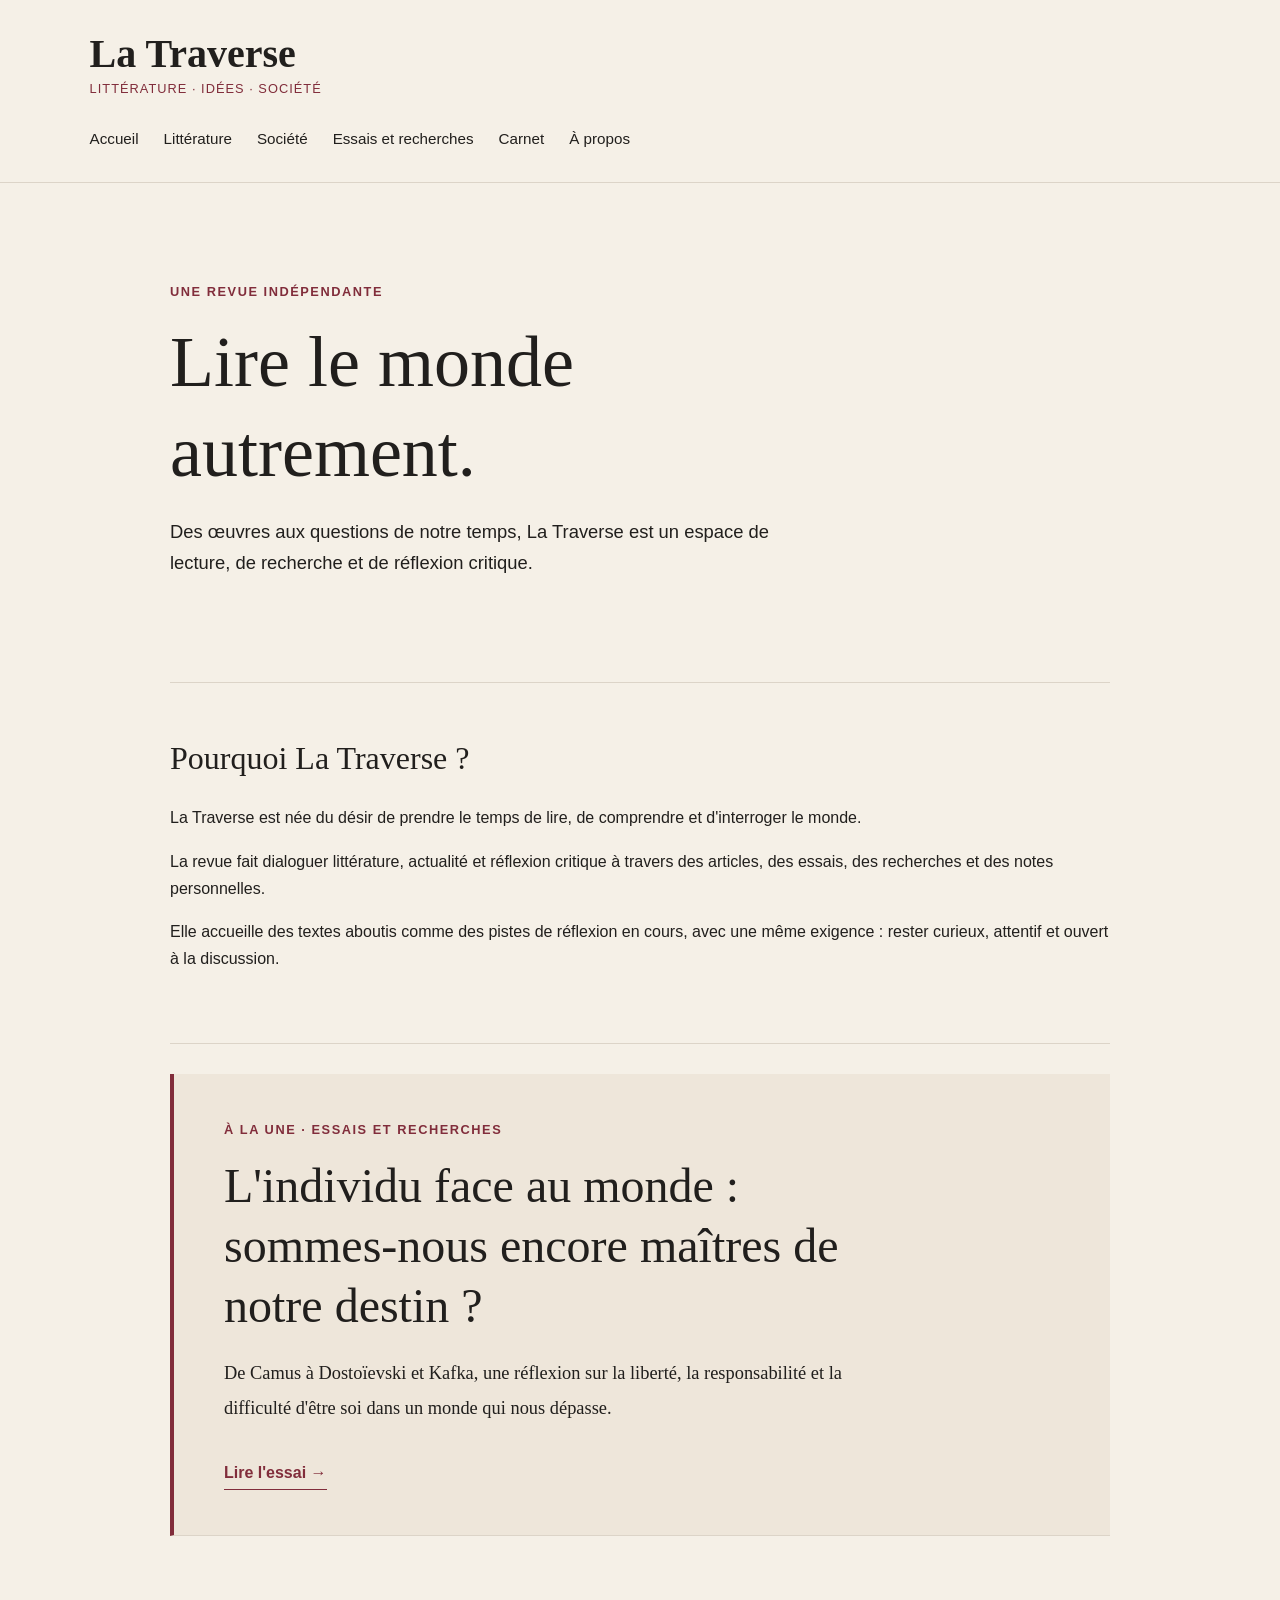
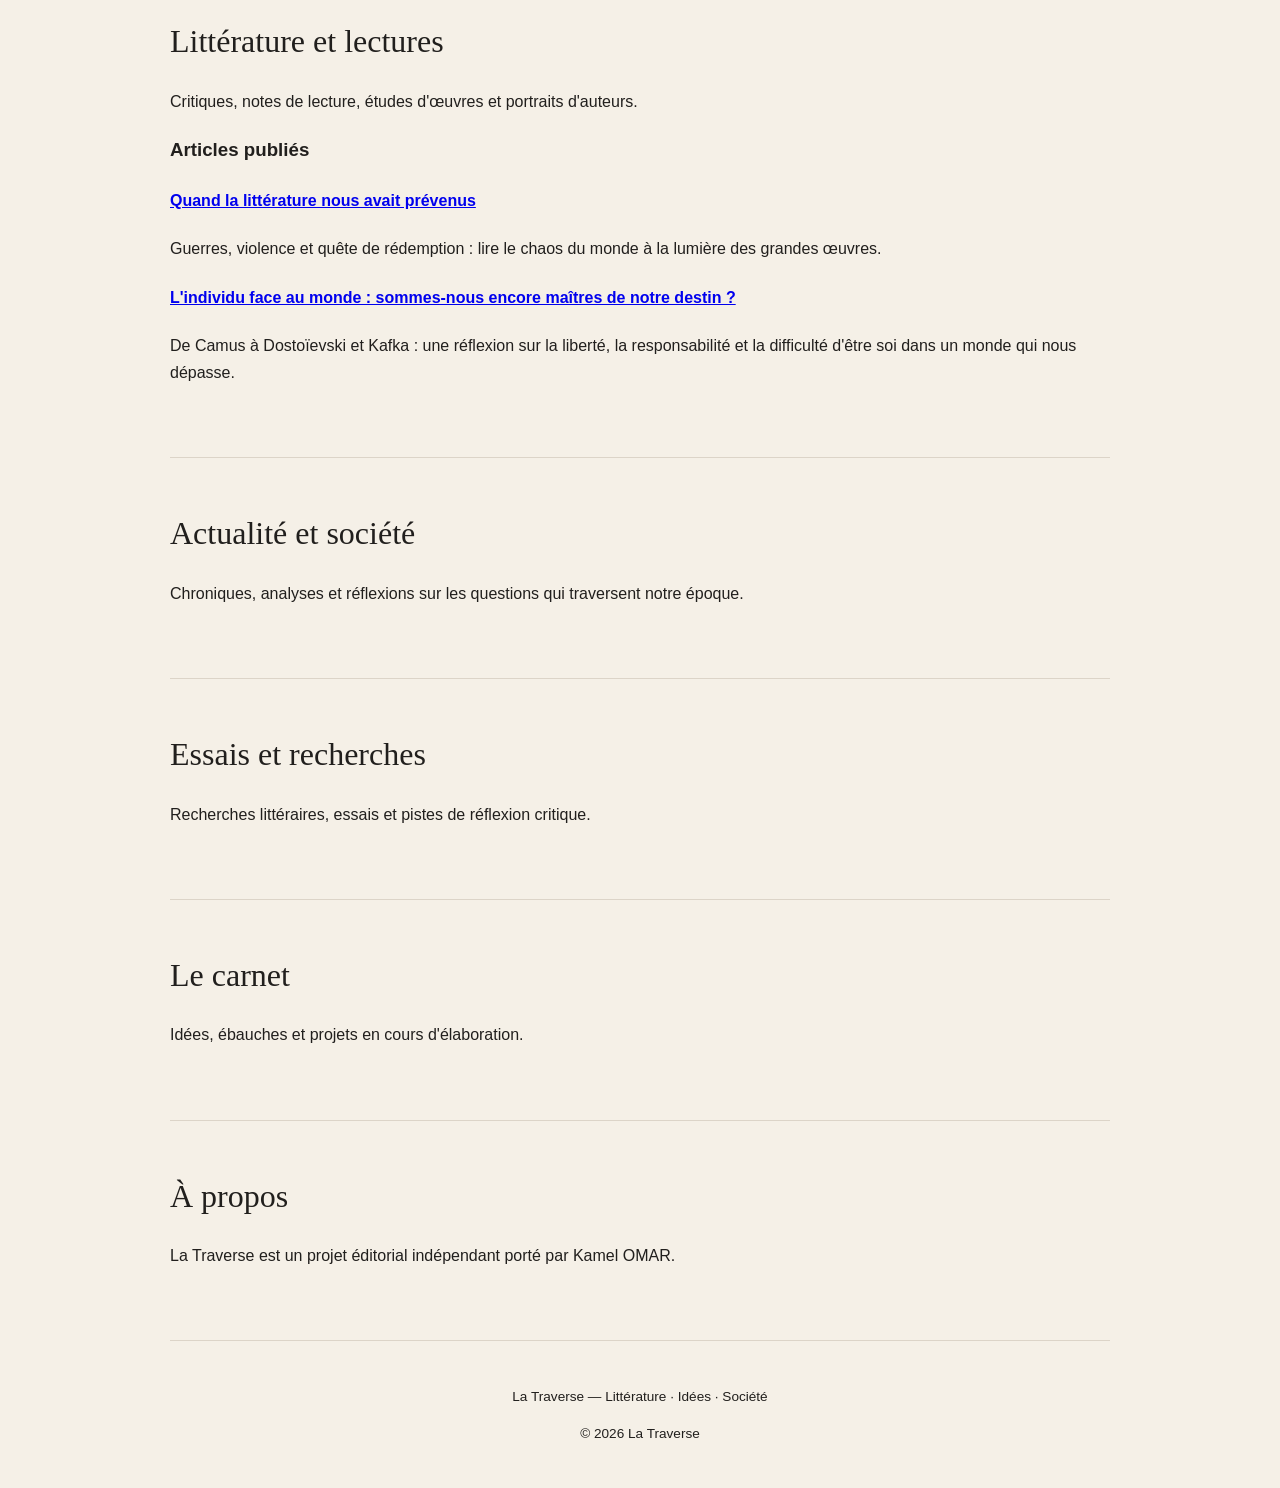
<file: index.html>
<!DOCTYPE html>
<html lang="fr">
<head>
  <meta charset="UTF-8">
  <meta name="viewport" content="width=device-width, initial-scale=1.0">

  <title>La Traverse — Littérature, idées et société</title>
  <meta name="description" content="La Traverse est une revue indépendante consacrée à la littérature, aux idées et aux questions de société.">

  <link rel="stylesheet" href="style.css">
</head>

<body>

  <header>
    <a href="index.html" class="identite">
      <span class="nom-revue">La Traverse</span>
      <span class="sous-titre">Littérature · Idées · Société</span>
    </a>

    <nav aria-label="Navigation principale">
      <ul>
        <li><a href="#accueil">Accueil</a></li>
        <li><a href="#litterature">Littérature</a></li>
        <li><a href="#societe">Société</a></li>
        <li><a href="#recherche">Essais et recherches</a></li>
        <li><a href="#carnet">Carnet</a></li>
        <li><a href="#apropos">À propos</a></li>
      </ul>
    </nav>
  </header>

  <main>

    <section id="accueil" class="introduction">
      <p class="surtitre">Une revue indépendante</p>

      <h1>Lire le monde autrement.</h1>

      <p>
        Des œuvres aux questions de notre temps,
        La Traverse est un espace de lecture,
        de recherche et de réflexion critique.
      </p>
    </section>

    <section id="presentation">
      <h2>Pourquoi La Traverse ?</h2>

      <p>
        La Traverse est née du désir de prendre le temps
        de lire, de comprendre et d'interroger le monde.
      </p>

      <p>
        La revue fait dialoguer littérature, actualité
        et réflexion critique à travers des articles,
        des essais, des recherches et des notes personnelles.
      </p>

      <p>
        Elle accueille des textes aboutis comme des pistes
        de réflexion en cours, avec une même exigence :
        rester curieux, attentif et ouvert à la discussion.
      </p>
    </section>




<section id="a-la-une" class="a-la-une">
  <p class="surtitre">À la une · Essais et recherches</p>

  <h2>L'individu face au monde : sommes-nous encore maîtres de notre destin ?</h2>

  <p class="extrait-article">
    De Camus à Dostoïevski et Kafka, une réflexion sur la liberté,
    la responsabilité et la difficulté d'être soi dans un monde qui nous dépasse.
  </p>

  <a href="individu-face-au-monde.html" class="lien-editorial">
    Lire l'essai →
  </a>
</section>



    
<section id="litterature">
  <h2>Littérature et lectures</h2>

  <p>
    Critiques, notes de lecture, études d'œuvres
    et portraits d'auteurs.
  </p>

  <div class="liste-articles">
    <h3>Articles publiés</h3>

    <article>
      <h4>
        <a href="litterature-chaos.html">
          Quand la littérature nous avait prévenus
        </a>
      </h4>

      <p>
        Guerres, violence et quête de rédemption :
        lire le chaos du monde à la lumière des grandes œuvres.
      </p>
    </article>
    
    <article>
      <h4>
        <a href="individu-face-au-monde.html">
          L'individu face au monde : sommes-nous encore maîtres de notre destin ?
        </a>
      </h4>

      <p>
        De Camus à Dostoïevski et Kafka : une réflexion sur la liberté,
        la responsabilité et la difficulté d'être soi dans un monde qui nous dépasse.
      </p>
    </article>

  </div>
</section>


    <section id="societe">
      <h2>Actualité et société</h2>
      <p>
        Chroniques, analyses et réflexions sur
        les questions qui traversent notre époque.
      </p>
    </section>

    <section id="recherche">
      <h2>Essais et recherches</h2>
      <p>
        Recherches littéraires, essais et pistes
        de réflexion critique.
      </p>
    </section>

    <section id="carnet">
      <h2>Le carnet</h2>
      <p>
        Idées, ébauches et projets en cours
        d'élaboration.
      </p>
    </section>

    <section id="apropos">
      <h2>À propos</h2>
      <p>
        La Traverse est un projet éditorial indépendant
        porté par Kamel OMAR.
      </p>
    </section>

  </main>

  <footer>
    <p>La Traverse — Littérature · Idées · Société</p>
    <p>© 2026 La Traverse</p>
  </footer>

</body>
</html>
</file>
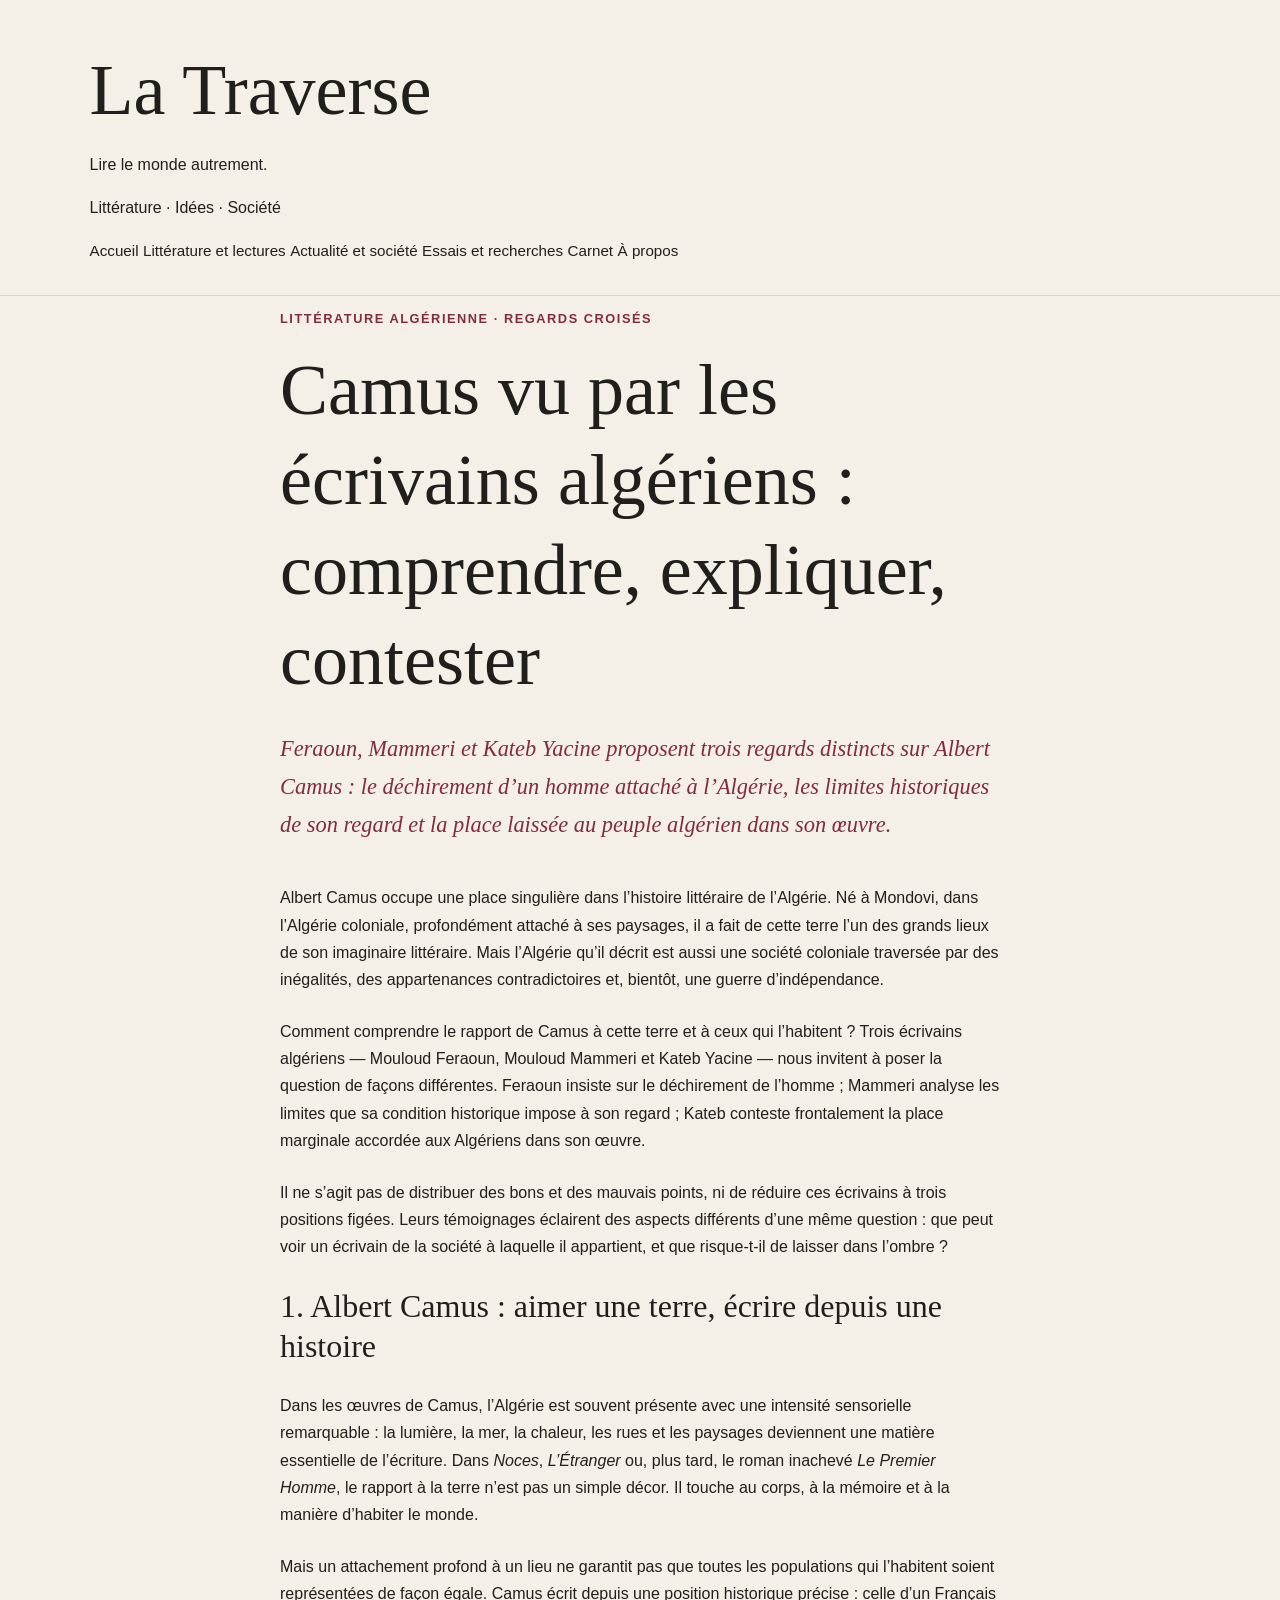
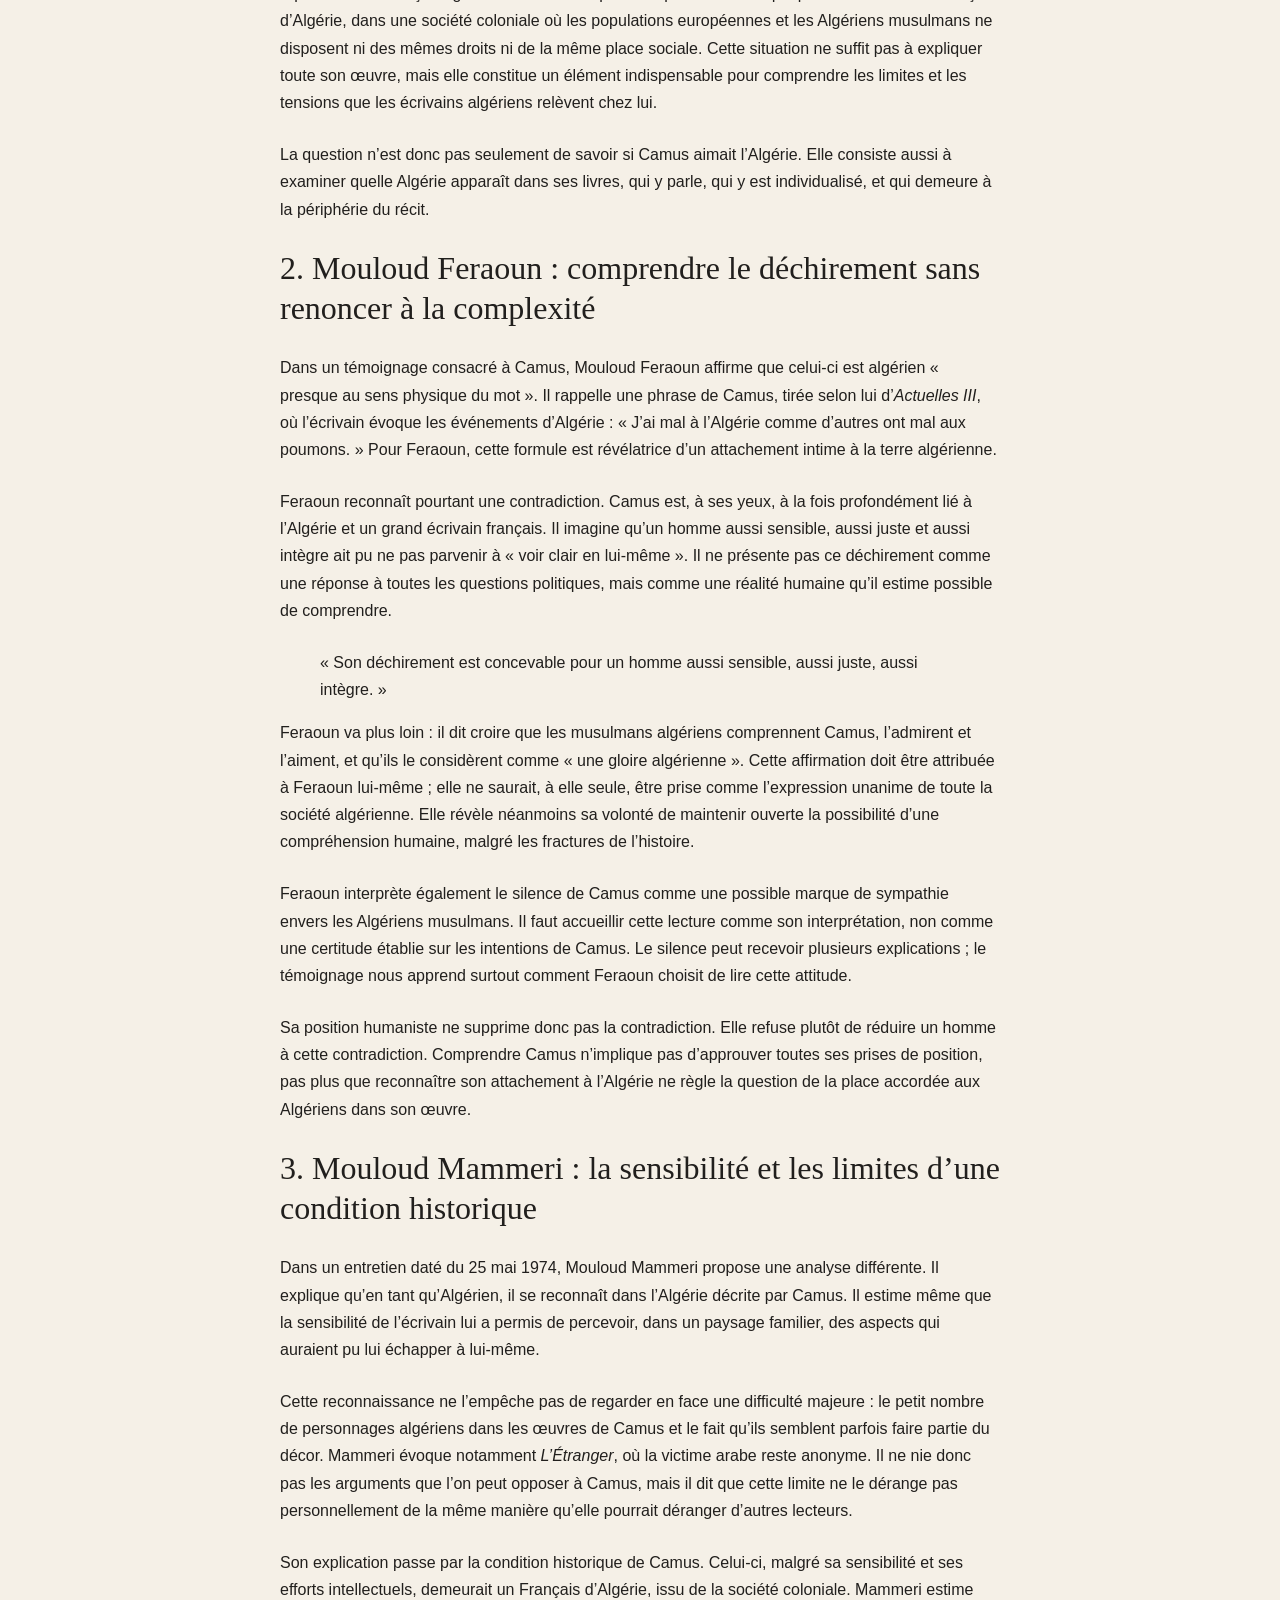
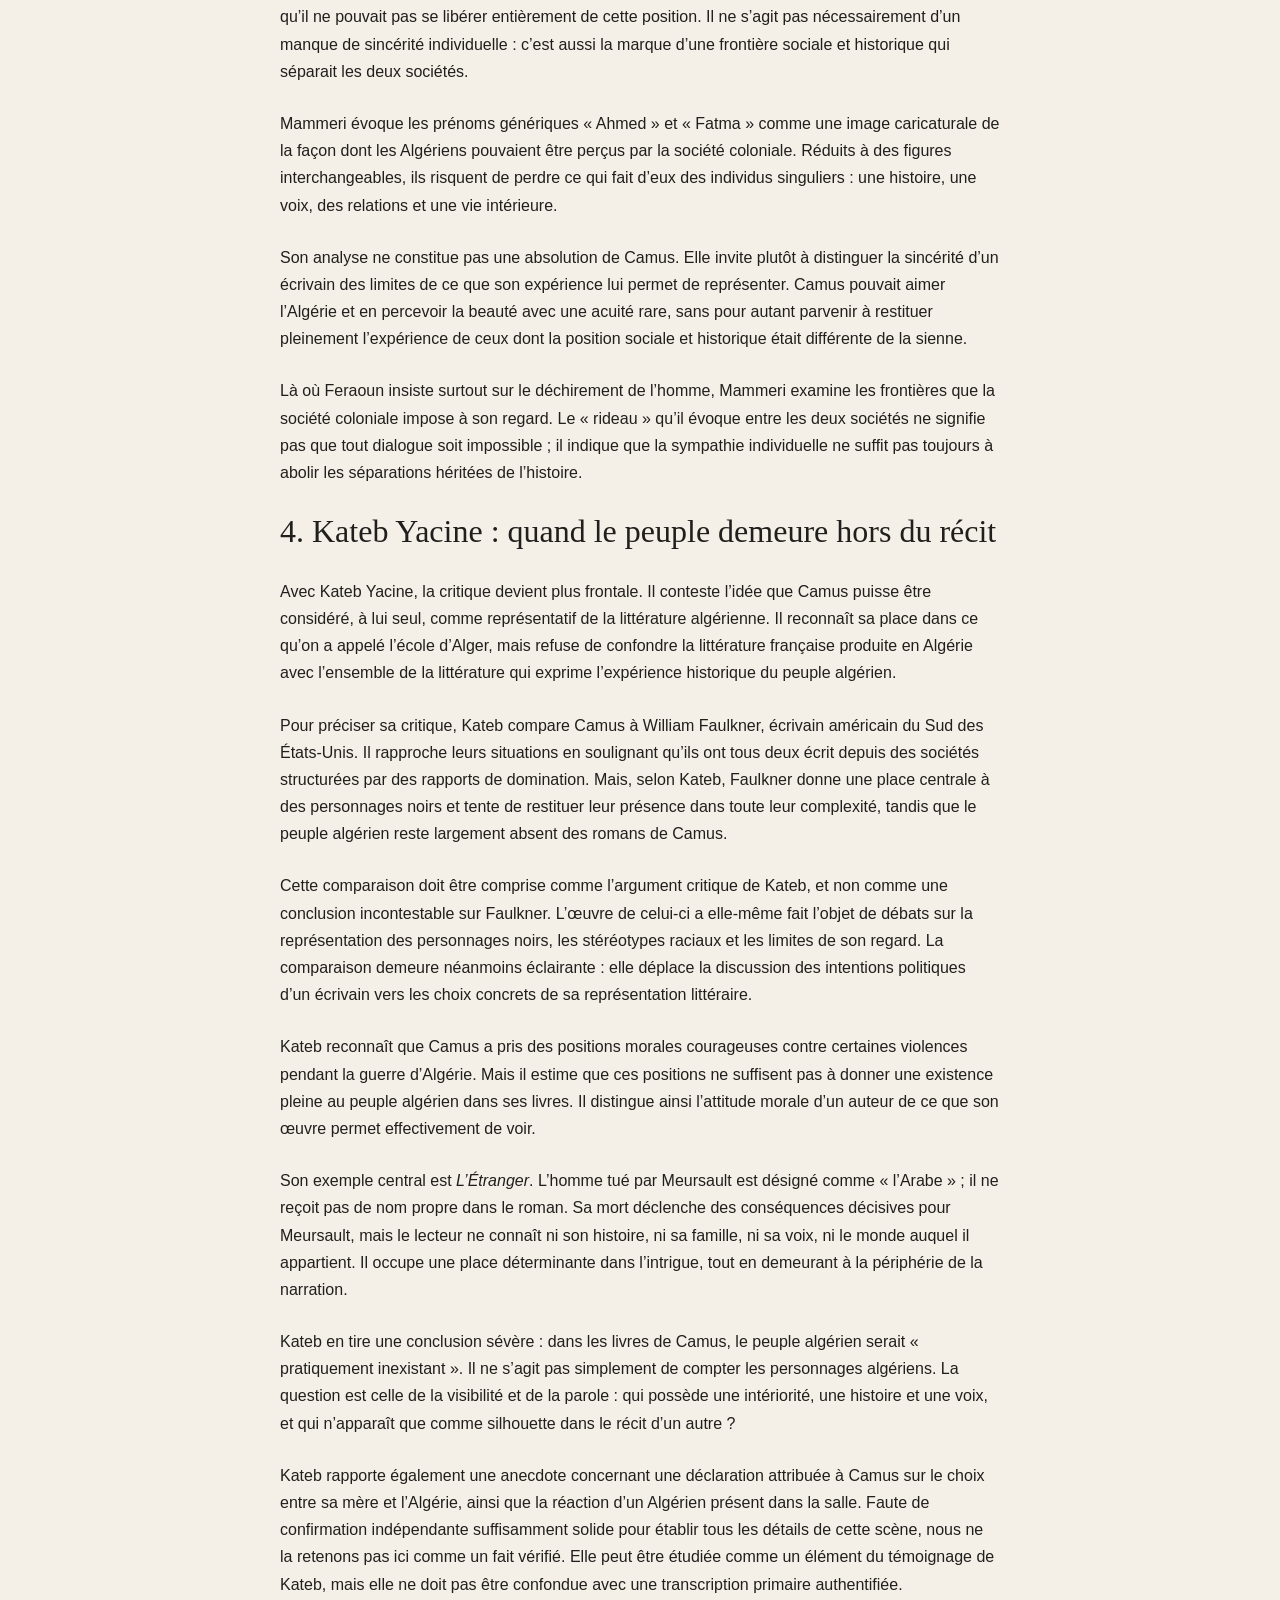
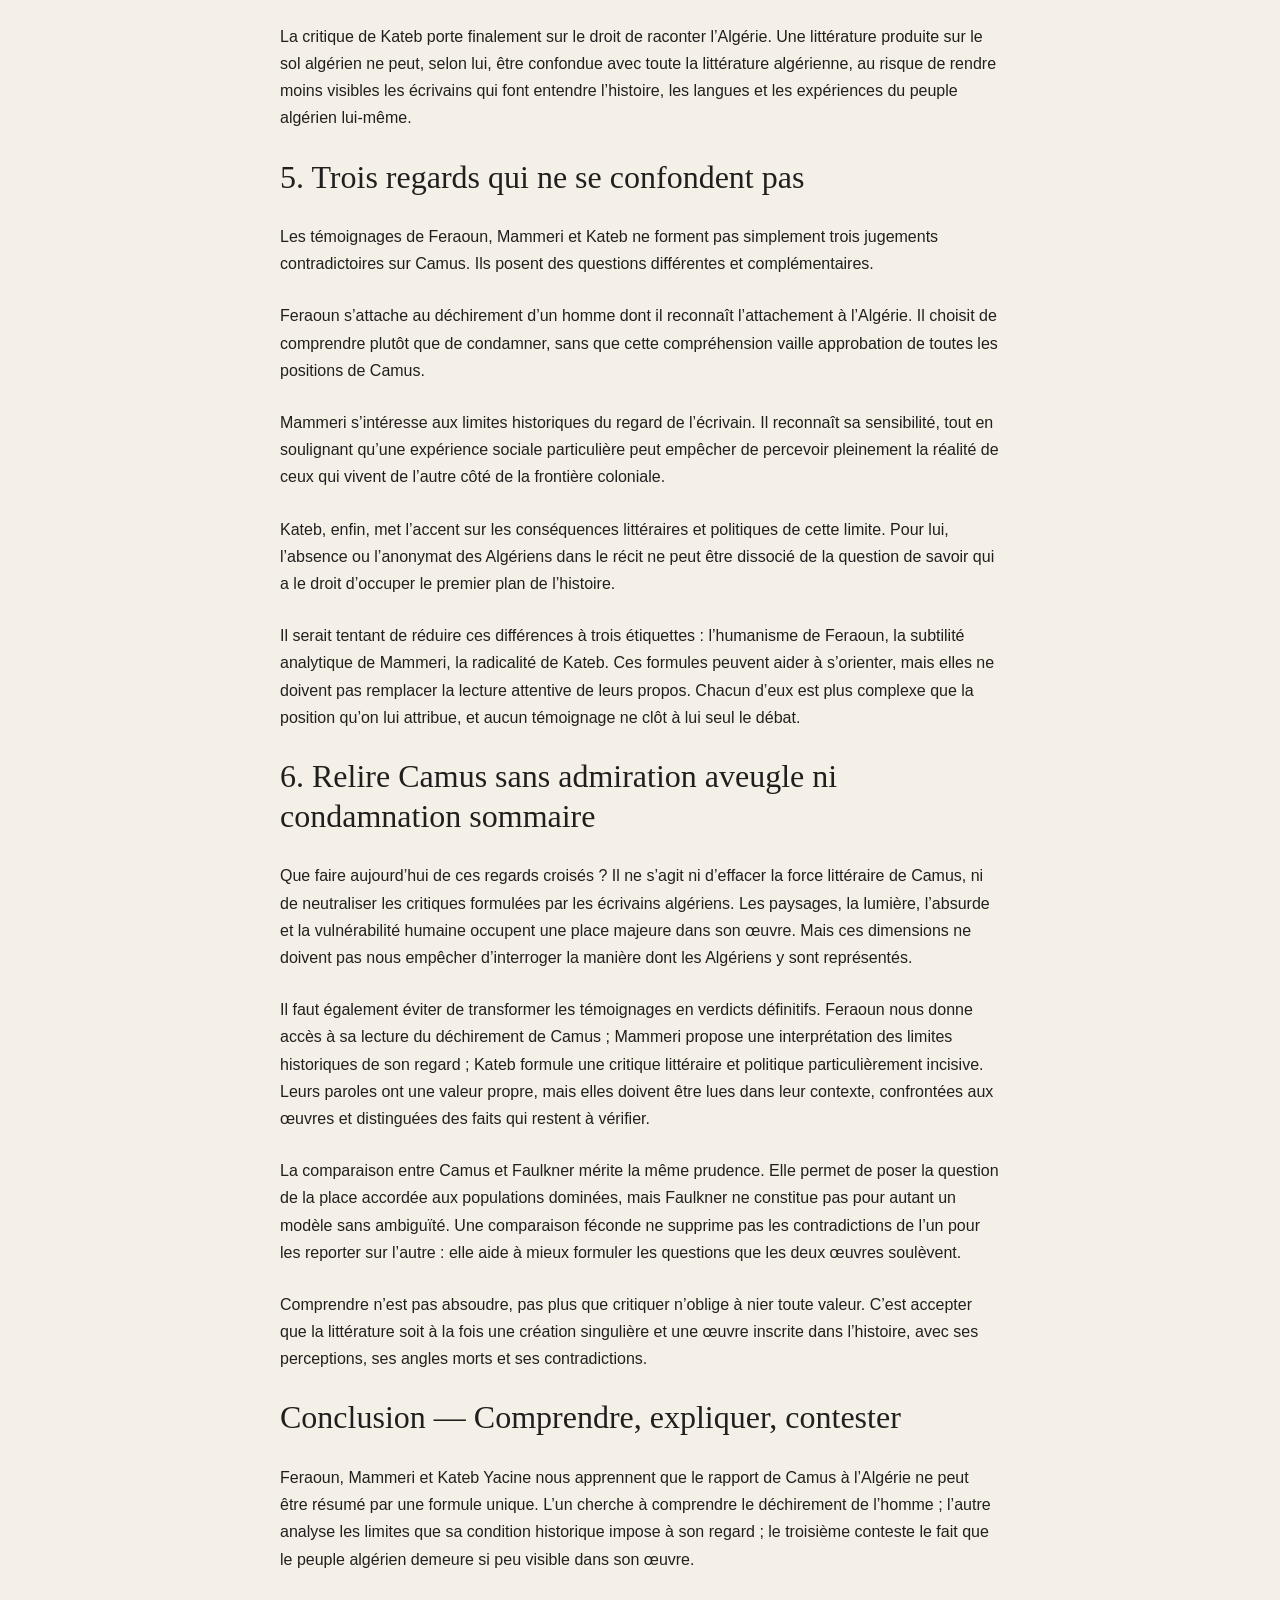
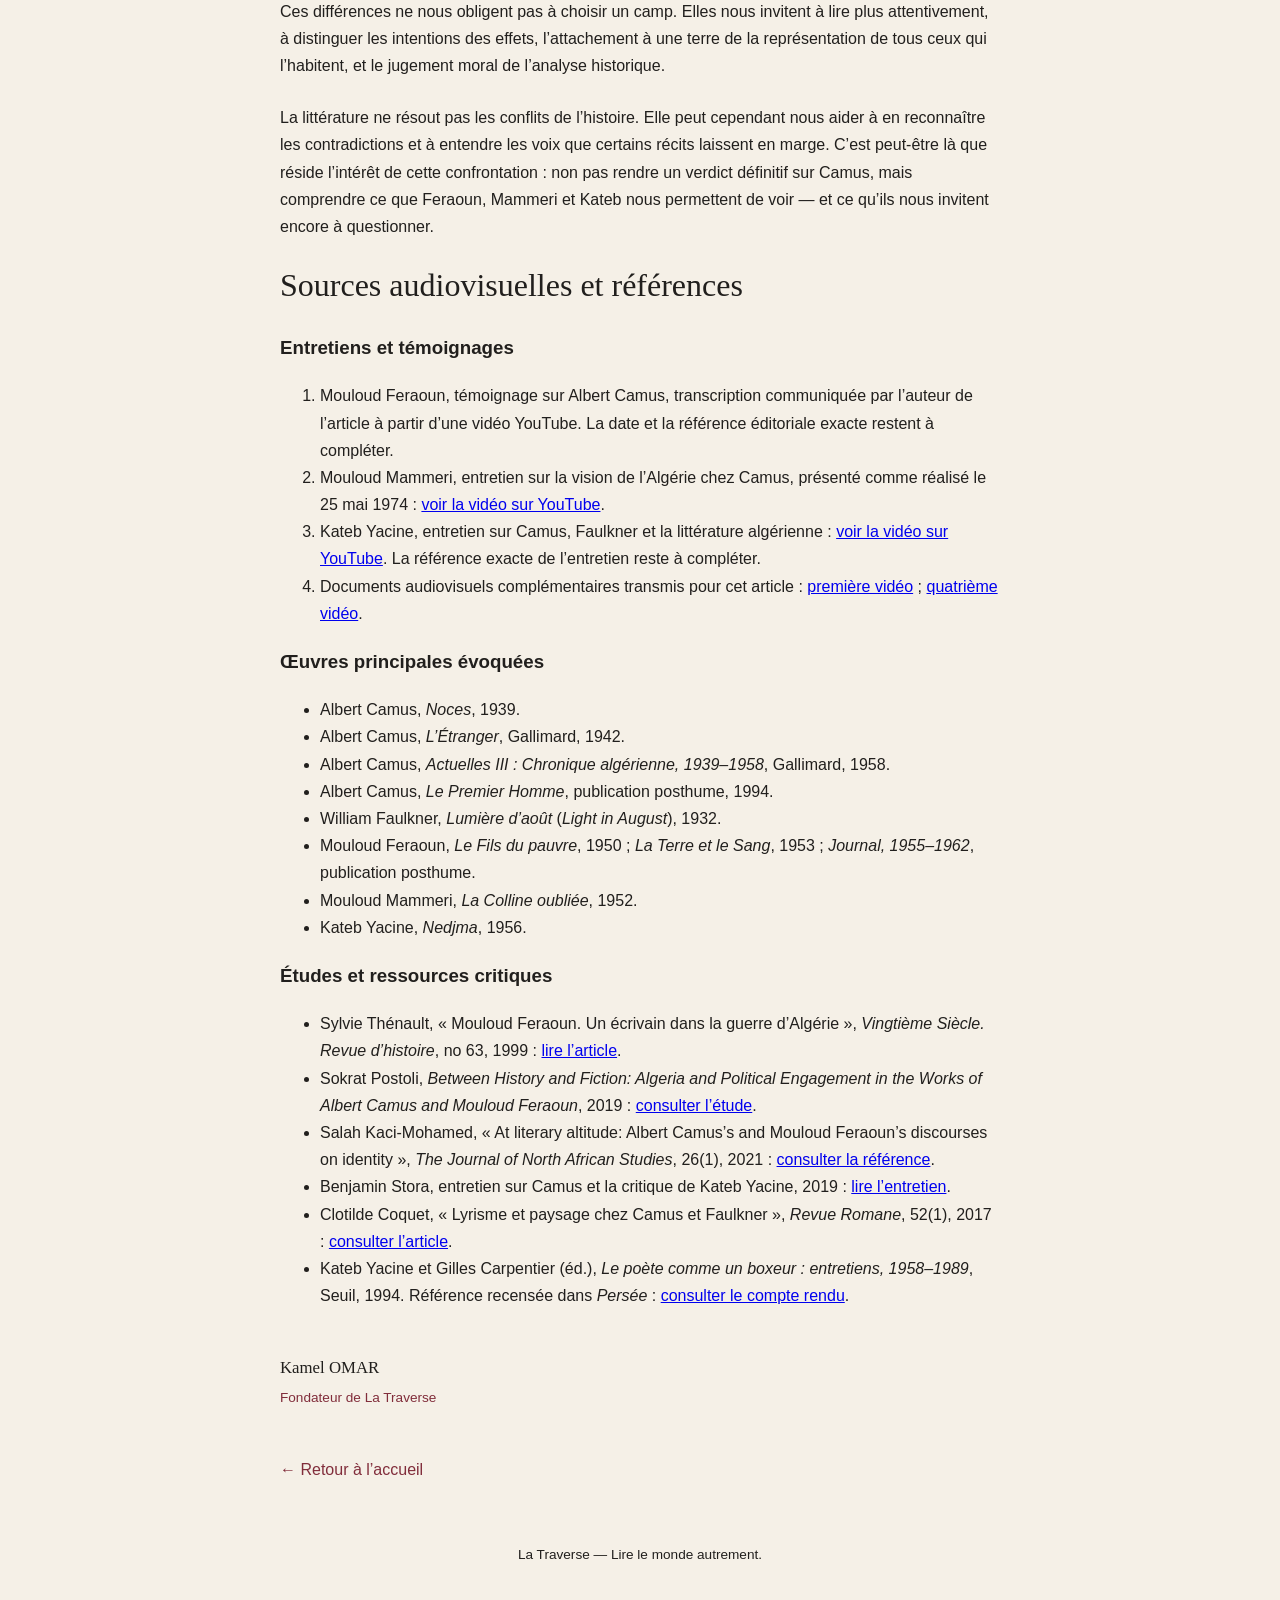
<file: camus-ecrivains-algeriens.html>
<!DOCTYPE html>
<html lang="fr">
<head>
  <meta charset="UTF-8">
  <meta name="viewport" content="width=device-width, initial-scale=1.0">
  <title>Camus vu par les écrivains algériens : comprendre, expliquer, contester — La Traverse</title>
  <meta name="description" content="Feraoun, Mammeri et Kateb Yacine proposent trois regards distincts sur Albert Camus, son déchirement, les limites de son regard et la place des Algériens dans son œuvre.">
  <link rel="stylesheet" href="style.css">
</head>
<body>

  <header>
    <h1>La Traverse</h1>
    <p>Lire le monde autrement.</p>
    <p>Littérature · Idées · Société</p>
    <nav>
      <a href="index.html">Accueil</a>
      <a href="index.html#litterature">Littérature et lectures</a>
      <a href="index.html#societe">Actualité et société</a>
      <a href="index.html#recherche">Essais et recherches</a>
      <a href="index.html#carnet">Carnet</a>
      <a href="index.html#apropos">À propos</a>
    </nav>
  </header>

  <main>
    <article class="article">
      <p class="surtitre">Littérature algérienne · Regards croisés</p>

      <h1>Camus vu par les écrivains algériens : comprendre, expliquer, contester</h1>

      <p class="chapeau">Feraoun, Mammeri et Kateb Yacine proposent trois regards distincts sur Albert Camus : le déchirement d’un homme attaché à l’Algérie, les limites historiques de son regard et la place laissée au peuple algérien dans son œuvre.</p>

      <p>Albert Camus occupe une place singulière dans l’histoire littéraire de l’Algérie. Né à Mondovi, dans l’Algérie coloniale, profondément attaché à ses paysages, il a fait de cette terre l’un des grands lieux de son imaginaire littéraire. Mais l’Algérie qu’il décrit est aussi une société coloniale traversée par des inégalités, des appartenances contradictoires et, bientôt, une guerre d’indépendance.</p>

      <p>Comment comprendre le rapport de Camus à cette terre et à ceux qui l’habitent ? Trois écrivains algériens — Mouloud Feraoun, Mouloud Mammeri et Kateb Yacine — nous invitent à poser la question de façons différentes. Feraoun insiste sur le déchirement de l’homme ; Mammeri analyse les limites que sa condition historique impose à son regard ; Kateb conteste frontalement la place marginale accordée aux Algériens dans son œuvre.</p>

      <p>Il ne s’agit pas de distribuer des bons et des mauvais points, ni de réduire ces écrivains à trois positions figées. Leurs témoignages éclairent des aspects différents d’une même question : que peut voir un écrivain de la société à laquelle il appartient, et que risque-t-il de laisser dans l’ombre ?</p>

      <h2>1. Albert Camus : aimer une terre, écrire depuis une histoire</h2>

      <p>Dans les œuvres de Camus, l’Algérie est souvent présente avec une intensité sensorielle remarquable : la lumière, la mer, la chaleur, les rues et les paysages deviennent une matière essentielle de l’écriture. Dans <em>Noces</em>, <em>L’Étranger</em> ou, plus tard, le roman inachevé <em>Le Premier Homme</em>, le rapport à la terre n’est pas un simple décor. Il touche au corps, à la mémoire et à la manière d’habiter le monde.</p>

      <p>Mais un attachement profond à un lieu ne garantit pas que toutes les populations qui l’habitent soient représentées de façon égale. Camus écrit depuis une position historique précise : celle d’un Français d’Algérie, dans une société coloniale où les populations européennes et les Algériens musulmans ne disposent ni des mêmes droits ni de la même place sociale. Cette situation ne suffit pas à expliquer toute son œuvre, mais elle constitue un élément indispensable pour comprendre les limites et les tensions que les écrivains algériens relèvent chez lui.</p>

      <p>La question n’est donc pas seulement de savoir si Camus aimait l’Algérie. Elle consiste aussi à examiner quelle Algérie apparaît dans ses livres, qui y parle, qui y est individualisé, et qui demeure à la périphérie du récit.</p>

      <h2>2. Mouloud Feraoun : comprendre le déchirement sans renoncer à la complexité</h2>

      <p>Dans un témoignage consacré à Camus, Mouloud Feraoun affirme que celui-ci est algérien « presque au sens physique du mot ». Il rappelle une phrase de Camus, tirée selon lui d’<em>Actuelles III</em>, où l’écrivain évoque les événements d’Algérie : « J’ai mal à l’Algérie comme d’autres ont mal aux poumons. » Pour Feraoun, cette formule est révélatrice d’un attachement intime à la terre algérienne.</p>

      <p>Feraoun reconnaît pourtant une contradiction. Camus est, à ses yeux, à la fois profondément lié à l’Algérie et un grand écrivain français. Il imagine qu’un homme aussi sensible, aussi juste et aussi intègre ait pu ne pas parvenir à « voir clair en lui-même ». Il ne présente pas ce déchirement comme une réponse à toutes les questions politiques, mais comme une réalité humaine qu’il estime possible de comprendre.</p>

      <blockquote>
        <p>« Son déchirement est concevable pour un homme aussi sensible, aussi juste, aussi intègre. »</p>
      </blockquote>

      <p>Feraoun va plus loin : il dit croire que les musulmans algériens comprennent Camus, l’admirent et l’aiment, et qu’ils le considèrent comme « une gloire algérienne ». Cette affirmation doit être attribuée à Feraoun lui-même ; elle ne saurait, à elle seule, être prise comme l’expression unanime de toute la société algérienne. Elle révèle néanmoins sa volonté de maintenir ouverte la possibilité d’une compréhension humaine, malgré les fractures de l’histoire.</p>

      <p>Feraoun interprète également le silence de Camus comme une possible marque de sympathie envers les Algériens musulmans. Il faut accueillir cette lecture comme son interprétation, non comme une certitude établie sur les intentions de Camus. Le silence peut recevoir plusieurs explications ; le témoignage nous apprend surtout comment Feraoun choisit de lire cette attitude.</p>

      <p>Sa position humaniste ne supprime donc pas la contradiction. Elle refuse plutôt de réduire un homme à cette contradiction. Comprendre Camus n’implique pas d’approuver toutes ses prises de position, pas plus que reconnaître son attachement à l’Algérie ne règle la question de la place accordée aux Algériens dans son œuvre.</p>

      <h2>3. Mouloud Mammeri : la sensibilité et les limites d’une condition historique</h2>

      <p>Dans un entretien daté du 25 mai 1974, Mouloud Mammeri propose une analyse différente. Il explique qu’en tant qu’Algérien, il se reconnaît dans l’Algérie décrite par Camus. Il estime même que la sensibilité de l’écrivain lui a permis de percevoir, dans un paysage familier, des aspects qui auraient pu lui échapper à lui-même.</p>

      <p>Cette reconnaissance ne l’empêche pas de regarder en face une difficulté majeure : le petit nombre de personnages algériens dans les œuvres de Camus et le fait qu’ils semblent parfois faire partie du décor. Mammeri évoque notamment <em>L’Étranger</em>, où la victime arabe reste anonyme. Il ne nie donc pas les arguments que l’on peut opposer à Camus, mais il dit que cette limite ne le dérange pas personnellement de la même manière qu’elle pourrait déranger d’autres lecteurs.</p>

      <p>Son explication passe par la condition historique de Camus. Celui-ci, malgré sa sensibilité et ses efforts intellectuels, demeurait un Français d’Algérie, issu de la société coloniale. Mammeri estime qu’il ne pouvait pas se libérer entièrement de cette position. Il ne s’agit pas nécessairement d’un manque de sincérité individuelle : c’est aussi la marque d’une frontière sociale et historique qui séparait les deux sociétés.</p>

      <p>Mammeri évoque les prénoms génériques « Ahmed » et « Fatma » comme une image caricaturale de la façon dont les Algériens pouvaient être perçus par la société coloniale. Réduits à des figures interchangeables, ils risquent de perdre ce qui fait d’eux des individus singuliers : une histoire, une voix, des relations et une vie intérieure.</p>

      <p>Son analyse ne constitue pas une absolution de Camus. Elle invite plutôt à distinguer la sincérité d’un écrivain des limites de ce que son expérience lui permet de représenter. Camus pouvait aimer l’Algérie et en percevoir la beauté avec une acuité rare, sans pour autant parvenir à restituer pleinement l’expérience de ceux dont la position sociale et historique était différente de la sienne.</p>

      <p>Là où Feraoun insiste surtout sur le déchirement de l’homme, Mammeri examine les frontières que la société coloniale impose à son regard. Le « rideau » qu’il évoque entre les deux sociétés ne signifie pas que tout dialogue soit impossible ; il indique que la sympathie individuelle ne suffit pas toujours à abolir les séparations héritées de l’histoire.</p>

      <h2>4. Kateb Yacine : quand le peuple demeure hors du récit</h2>

      <p>Avec Kateb Yacine, la critique devient plus frontale. Il conteste l’idée que Camus puisse être considéré, à lui seul, comme représentatif de la littérature algérienne. Il reconnaît sa place dans ce qu’on a appelé l’école d’Alger, mais refuse de confondre la littérature française produite en Algérie avec l’ensemble de la littérature qui exprime l’expérience historique du peuple algérien.</p>

      <p>Pour préciser sa critique, Kateb compare Camus à William Faulkner, écrivain américain du Sud des États-Unis. Il rapproche leurs situations en soulignant qu’ils ont tous deux écrit depuis des sociétés structurées par des rapports de domination. Mais, selon Kateb, Faulkner donne une place centrale à des personnages noirs et tente de restituer leur présence dans toute leur complexité, tandis que le peuple algérien reste largement absent des romans de Camus.</p>

      <p>Cette comparaison doit être comprise comme l’argument critique de Kateb, et non comme une conclusion incontestable sur Faulkner. L’œuvre de celui-ci a elle-même fait l’objet de débats sur la représentation des personnages noirs, les stéréotypes raciaux et les limites de son regard. La comparaison demeure néanmoins éclairante : elle déplace la discussion des intentions politiques d’un écrivain vers les choix concrets de sa représentation littéraire.</p>

      <p>Kateb reconnaît que Camus a pris des positions morales courageuses contre certaines violences pendant la guerre d’Algérie. Mais il estime que ces positions ne suffisent pas à donner une existence pleine au peuple algérien dans ses livres. Il distingue ainsi l’attitude morale d’un auteur de ce que son œuvre permet effectivement de voir.</p>

      <p>Son exemple central est <em>L’Étranger</em>. L’homme tué par Meursault est désigné comme « l’Arabe » ; il ne reçoit pas de nom propre dans le roman. Sa mort déclenche des conséquences décisives pour Meursault, mais le lecteur ne connaît ni son histoire, ni sa famille, ni sa voix, ni le monde auquel il appartient. Il occupe une place déterminante dans l’intrigue, tout en demeurant à la périphérie de la narration.</p>

      <p>Kateb en tire une conclusion sévère : dans les livres de Camus, le peuple algérien serait « pratiquement inexistant ». Il ne s’agit pas simplement de compter les personnages algériens. La question est celle de la visibilité et de la parole : qui possède une intériorité, une histoire et une voix, et qui n’apparaît que comme silhouette dans le récit d’un autre ?</p>

      <p>Kateb rapporte également une anecdote concernant une déclaration attribuée à Camus sur le choix entre sa mère et l’Algérie, ainsi que la réaction d’un Algérien présent dans la salle. Faute de confirmation indépendante suffisamment solide pour établir tous les détails de cette scène, nous ne la retenons pas ici comme un fait vérifié. Elle peut être étudiée comme un élément du témoignage de Kateb, mais elle ne doit pas être confondue avec une transcription primaire authentifiée.</p>

      <p>La critique de Kateb porte finalement sur le droit de raconter l’Algérie. Une littérature produite sur le sol algérien ne peut, selon lui, être confondue avec toute la littérature algérienne, au risque de rendre moins visibles les écrivains qui font entendre l’histoire, les langues et les expériences du peuple algérien lui-même.</p>

      <h2>5. Trois regards qui ne se confondent pas</h2>

      <p>Les témoignages de Feraoun, Mammeri et Kateb ne forment pas simplement trois jugements contradictoires sur Camus. Ils posent des questions différentes et complémentaires.</p>

      <p>Feraoun s’attache au déchirement d’un homme dont il reconnaît l’attachement à l’Algérie. Il choisit de comprendre plutôt que de condamner, sans que cette compréhension vaille approbation de toutes les positions de Camus.</p>

      <p>Mammeri s’intéresse aux limites historiques du regard de l’écrivain. Il reconnaît sa sensibilité, tout en soulignant qu’une expérience sociale particulière peut empêcher de percevoir pleinement la réalité de ceux qui vivent de l’autre côté de la frontière coloniale.</p>

      <p>Kateb, enfin, met l’accent sur les conséquences littéraires et politiques de cette limite. Pour lui, l’absence ou l’anonymat des Algériens dans le récit ne peut être dissocié de la question de savoir qui a le droit d’occuper le premier plan de l’histoire.</p>

      <p>Il serait tentant de réduire ces différences à trois étiquettes : l’humanisme de Feraoun, la subtilité analytique de Mammeri, la radicalité de Kateb. Ces formules peuvent aider à s’orienter, mais elles ne doivent pas remplacer la lecture attentive de leurs propos. Chacun d’eux est plus complexe que la position qu’on lui attribue, et aucun témoignage ne clôt à lui seul le débat.</p>

      <h2>6. Relire Camus sans admiration aveugle ni condamnation sommaire</h2>

      <p>Que faire aujourd’hui de ces regards croisés ? Il ne s’agit ni d’effacer la force littéraire de Camus, ni de neutraliser les critiques formulées par les écrivains algériens. Les paysages, la lumière, l’absurde et la vulnérabilité humaine occupent une place majeure dans son œuvre. Mais ces dimensions ne doivent pas nous empêcher d’interroger la manière dont les Algériens y sont représentés.</p>

      <p>Il faut également éviter de transformer les témoignages en verdicts définitifs. Feraoun nous donne accès à sa lecture du déchirement de Camus ; Mammeri propose une interprétation des limites historiques de son regard ; Kateb formule une critique littéraire et politique particulièrement incisive. Leurs paroles ont une valeur propre, mais elles doivent être lues dans leur contexte, confrontées aux œuvres et distinguées des faits qui restent à vérifier.</p>

      <p>La comparaison entre Camus et Faulkner mérite la même prudence. Elle permet de poser la question de la place accordée aux populations dominées, mais Faulkner ne constitue pas pour autant un modèle sans ambiguïté. Une comparaison féconde ne supprime pas les contradictions de l’un pour les reporter sur l’autre : elle aide à mieux formuler les questions que les deux œuvres soulèvent.</p>

      <p>Comprendre n’est pas absoudre, pas plus que critiquer n’oblige à nier toute valeur. C’est accepter que la littérature soit à la fois une création singulière et une œuvre inscrite dans l’histoire, avec ses perceptions, ses angles morts et ses contradictions.</p>

      <h2>Conclusion — Comprendre, expliquer, contester</h2>

      <p>Feraoun, Mammeri et Kateb Yacine nous apprennent que le rapport de Camus à l’Algérie ne peut être résumé par une formule unique. L’un cherche à comprendre le déchirement de l’homme ; l’autre analyse les limites que sa condition historique impose à son regard ; le troisième conteste le fait que le peuple algérien demeure si peu visible dans son œuvre.</p>

      <p>Ces différences ne nous obligent pas à choisir un camp. Elles nous invitent à lire plus attentivement, à distinguer les intentions des effets, l’attachement à une terre de la représentation de tous ceux qui l’habitent, et le jugement moral de l’analyse historique.</p>

      <p>La littérature ne résout pas les conflits de l’histoire. Elle peut cependant nous aider à en reconnaître les contradictions et à entendre les voix que certains récits laissent en marge. C’est peut-être là que réside l’intérêt de cette confrontation : non pas rendre un verdict définitif sur Camus, mais comprendre ce que Feraoun, Mammeri et Kateb nous permettent de voir — et ce qu’ils nous invitent encore à questionner.</p>

      <h2>Sources audiovisuelles et références</h2>

      <h3>Entretiens et témoignages</h3>
      <ol>
        <li>Mouloud Feraoun, témoignage sur Albert Camus, transcription communiquée par l’auteur de l’article à partir d’une vidéo YouTube. La date et la référence éditoriale exacte restent à compléter.</li>
        <li>Mouloud Mammeri, entretien sur la vision de l’Algérie chez Camus, présenté comme réalisé le 25 mai 1974 : <a href="https://www.youtube.com/watch?v=7P1eA8NeUKU" target="_blank" rel="noopener noreferrer">voir la vidéo sur YouTube</a>.</li>
        <li>Kateb Yacine, entretien sur Camus, Faulkner et la littérature algérienne : <a href="https://www.youtube.com/watch?v=6WBHq-m5WHQ" target="_blank" rel="noopener noreferrer">voir la vidéo sur YouTube</a>. La référence exacte de l’entretien reste à compléter.</li>
        <li>Documents audiovisuels complémentaires transmis pour cet article : <a href="https://www.youtube.com/watch?v=MIhNVjNYlws" target="_blank" rel="noopener noreferrer">première vidéo</a> ; <a href="https://www.youtube.com/watch?v=lMCz3T-7w9Q" target="_blank" rel="noopener noreferrer">quatrième vidéo</a>.</li>
      </ol>

      <h3>Œuvres principales évoquées</h3>
      <ul>
        <li>Albert Camus, <em>Noces</em>, 1939.</li>
        <li>Albert Camus, <em>L’Étranger</em>, Gallimard, 1942.</li>
        <li>Albert Camus, <em>Actuelles III : Chronique algérienne, 1939–1958</em>, Gallimard, 1958.</li>
        <li>Albert Camus, <em>Le Premier Homme</em>, publication posthume, 1994.</li>
        <li>William Faulkner, <em>Lumière d’août</em> (<em>Light in August</em>), 1932.</li>
        <li>Mouloud Feraoun, <em>Le Fils du pauvre</em>, 1950 ; <em>La Terre et le Sang</em>, 1953 ; <em>Journal, 1955–1962</em>, publication posthume.</li>
        <li>Mouloud Mammeri, <em>La Colline oubliée</em>, 1952.</li>
        <li>Kateb Yacine, <em>Nedjma</em>, 1956.</li>
      </ul>

      <h3>Études et ressources critiques</h3>
      <ul>
        <li>Sylvie Thénault, « Mouloud Feraoun. Un écrivain dans la guerre d’Algérie », <em>Vingtième Siècle. Revue d’histoire</em>, no 63, 1999 : <a href="https://www.persee.fr/doc/xxs_0294-1759_1999_num_63_1_3854" target="_blank" rel="noopener noreferrer">lire l’article</a>.</li>
        <li>Sokrat Postoli, <em>Between History and Fiction: Algeria and Political Engagement in the Works of Albert Camus and Mouloud Feraoun</em>, 2019 : <a href="https://escholarship.org/uc/item/5t56x3h1" target="_blank" rel="noopener noreferrer">consulter l’étude</a>.</li>
        <li>Salah Kaci-Mohamed, « At literary altitude: Albert Camus’s and Mouloud Feraoun’s discourses on identity », <em>The Journal of North African Studies</em>, 26(1), 2021 : <a href="https://doi.org/10.1080/13629387.2019.1676741" target="_blank" rel="noopener noreferrer">consulter la référence</a>.</li>
        <li>Benjamin Stora, entretien sur Camus et la critique de Kateb Yacine, 2019 : <a href="https://benjaminstora.univ-paris13.fr/index.php/entretiens/660-entretien-dans-la-revue-n1-decembre-2019-sur-camus-avec-benjamin-stora.html" target="_blank" rel="noopener noreferrer">lire l’entretien</a>.</li>
        <li>Clotilde Coquet, « Lyrisme et paysage chez Camus et Faulkner », <em>Revue Romane</em>, 52(1), 2017 : <a href="https://doi.org/10.1075/rro.52.1.08coq" target="_blank" rel="noopener noreferrer">consulter l’article</a>.</li>
        <li>Kateb Yacine et Gilles Carpentier (éd.), <em>Le poète comme un boxeur : entretiens, 1958–1989</em>, Seuil, 1994. Référence recensée dans <em>Persée</em> : <a href="https://www.persee.fr/doc/homig_1142-852x_1994_num_1180_1_5964_t1_0046_0000_1" target="_blank" rel="noopener noreferrer">consulter le compte rendu</a>.</li>
      </ul>

      <p class="signature">Kamel OMAR<br><span>Fondateur de La Traverse</span></p>

      <p class="retour"><a href="index.html">← Retour à l’accueil</a></p>
    </article>
  </main>

  <footer>
    <p>La Traverse — Lire le monde autrement.</p>
  </footer>

</body>
</html>
</file>
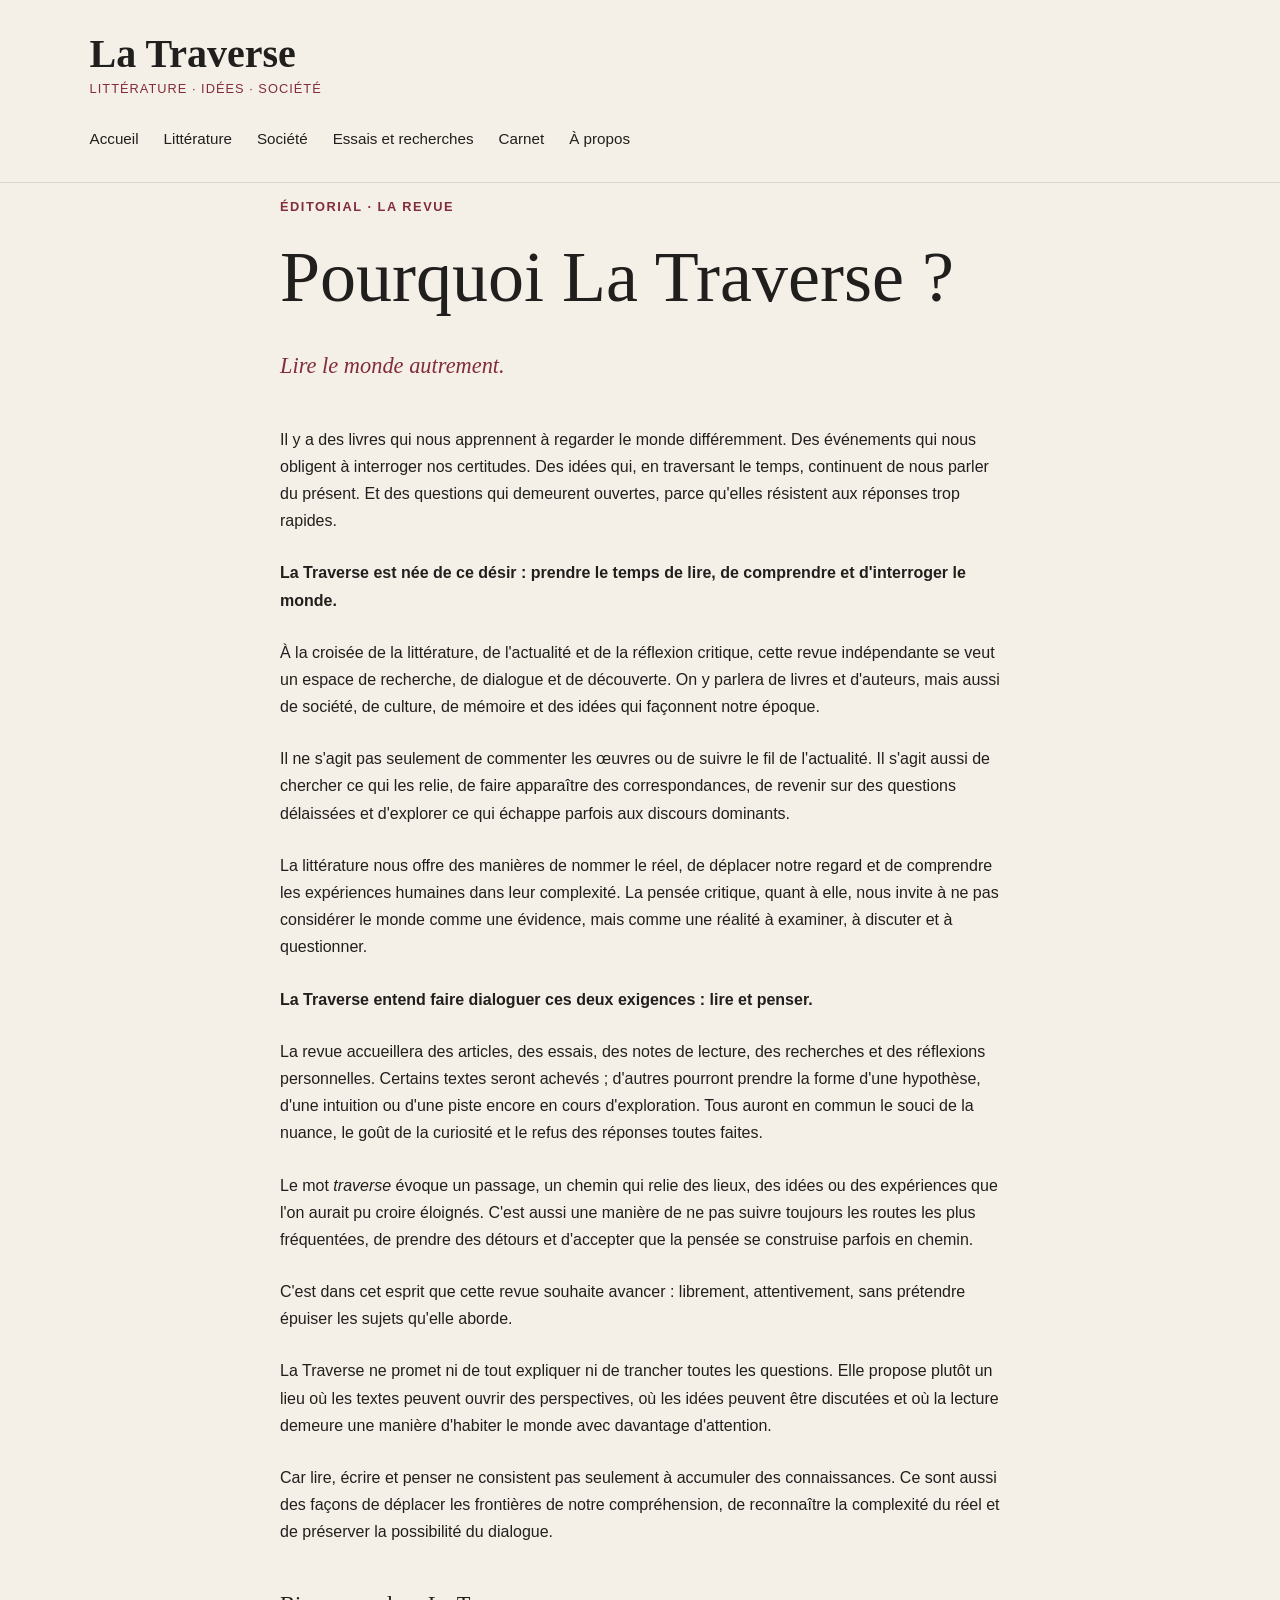
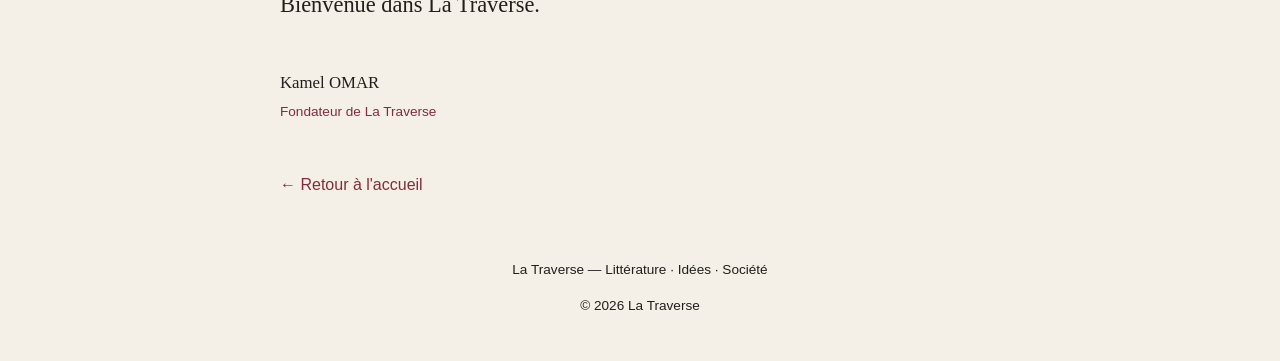
<file: editorial.html>
<!DOCTYPE html>
<html lang="fr">
<head>
  <meta charset="UTF-8">
  <meta name="viewport" content="width=device-width, initial-scale=1.0">

  <title>Pourquoi La Traverse ? — La Traverse</title>
  <meta name="description" content="Découvrez l'esprit de La Traverse, une revue indépendante consacrée à la littérature, aux idées et aux questions de société.">

  <link rel="stylesheet" href="style.css">
</head>

<body>

  <header>
    <a href="index.html" class="identite">
      <span class="nom-revue">La Traverse</span>
      <span class="sous-titre">Littérature · Idées · Société</span>
    </a>

    <nav aria-label="Navigation principale">
      <ul>
        <li><a href="index.html">Accueil</a></li>
        <li><a href="index.html#litterature">Littérature</a></li>
        <li><a href="index.html#societe">Société</a></li>
        <li><a href="index.html#recherche">Essais et recherches</a></li>
        <li><a href="index.html#carnet">Carnet</a></li>
        <li><a href="index.html#apropos">À propos</a></li>
      </ul>
    </nav>
  </header>

  <main>

    <article class="article">
      <p class="surtitre">Éditorial · La revue</p>

      <h1>Pourquoi La Traverse ?</h1>

      <p class="chapeau">
        Lire le monde autrement.
      </p>

      <p>
        Il y a des livres qui nous apprennent à regarder le monde différemment.
        Des événements qui nous obligent à interroger nos certitudes.
        Des idées qui, en traversant le temps, continuent de nous parler du présent.
        Et des questions qui demeurent ouvertes, parce qu'elles résistent aux réponses trop rapides.
      </p>

      <p>
        <strong>La Traverse est née de ce désir : prendre le temps de lire,
        de comprendre et d'interroger le monde.</strong>
      </p>

      <p>
        À la croisée de la littérature, de l'actualité et de la réflexion critique,
        cette revue indépendante se veut un espace de recherche, de dialogue et de découverte.
        On y parlera de livres et d'auteurs, mais aussi de société, de culture,
        de mémoire et des idées qui façonnent notre époque.
      </p>

      <p>
        Il ne s'agit pas seulement de commenter les œuvres ou de suivre le fil de l'actualité.
        Il s'agit aussi de chercher ce qui les relie, de faire apparaître des correspondances,
        de revenir sur des questions délaissées et d'explorer ce qui échappe parfois aux discours dominants.
      </p>

      <p>
        La littérature nous offre des manières de nommer le réel, de déplacer notre regard
        et de comprendre les expériences humaines dans leur complexité.
        La pensée critique, quant à elle, nous invite à ne pas considérer le monde comme une évidence,
        mais comme une réalité à examiner, à discuter et à questionner.
      </p>

      <p>
        <strong>La Traverse entend faire dialoguer ces deux exigences : lire et penser.</strong>
      </p>

      <p>
        La revue accueillera des articles, des essais, des notes de lecture, des recherches
        et des réflexions personnelles. Certains textes seront achevés ; d'autres pourront
        prendre la forme d'une hypothèse, d'une intuition ou d'une piste encore en cours d'exploration.
        Tous auront en commun le souci de la nuance, le goût de la curiosité et le refus des réponses toutes faites.
      </p>

      <p>
        Le mot <em>traverse</em> évoque un passage, un chemin qui relie des lieux,
        des idées ou des expériences que l'on aurait pu croire éloignés.
        C'est aussi une manière de ne pas suivre toujours les routes les plus fréquentées,
        de prendre des détours et d'accepter que la pensée se construise parfois en chemin.
      </p>

      <p>
        C'est dans cet esprit que cette revue souhaite avancer : librement, attentivement,
        sans prétendre épuiser les sujets qu'elle aborde.
      </p>

      <p>
        La Traverse ne promet ni de tout expliquer ni de trancher toutes les questions.
        Elle propose plutôt un lieu où les textes peuvent ouvrir des perspectives,
        où les idées peuvent être discutées et où la lecture demeure une manière
        d'habiter le monde avec davantage d'attention.
      </p>

      <p>
        Car lire, écrire et penser ne consistent pas seulement à accumuler des connaissances.
        Ce sont aussi des façons de déplacer les frontières de notre compréhension,
        de reconnaître la complexité du réel et de préserver la possibilité du dialogue.
      </p>

      <p class="conclusion">
        Bienvenue dans La Traverse.
      </p>

      <p class="signature">
        Kamel OMAR<br>
        <span>Fondateur de La Traverse</span>
      </p>

      <p class="retour">
        <a href="index.html">← Retour à l'accueil</a>
      </p>
    </article>

  </main>

  <footer>
    <p>La Traverse — Littérature · Idées · Société</p>
    <p>© 2026 La Traverse</p>
  </footer>

</body>
</html>
</file>
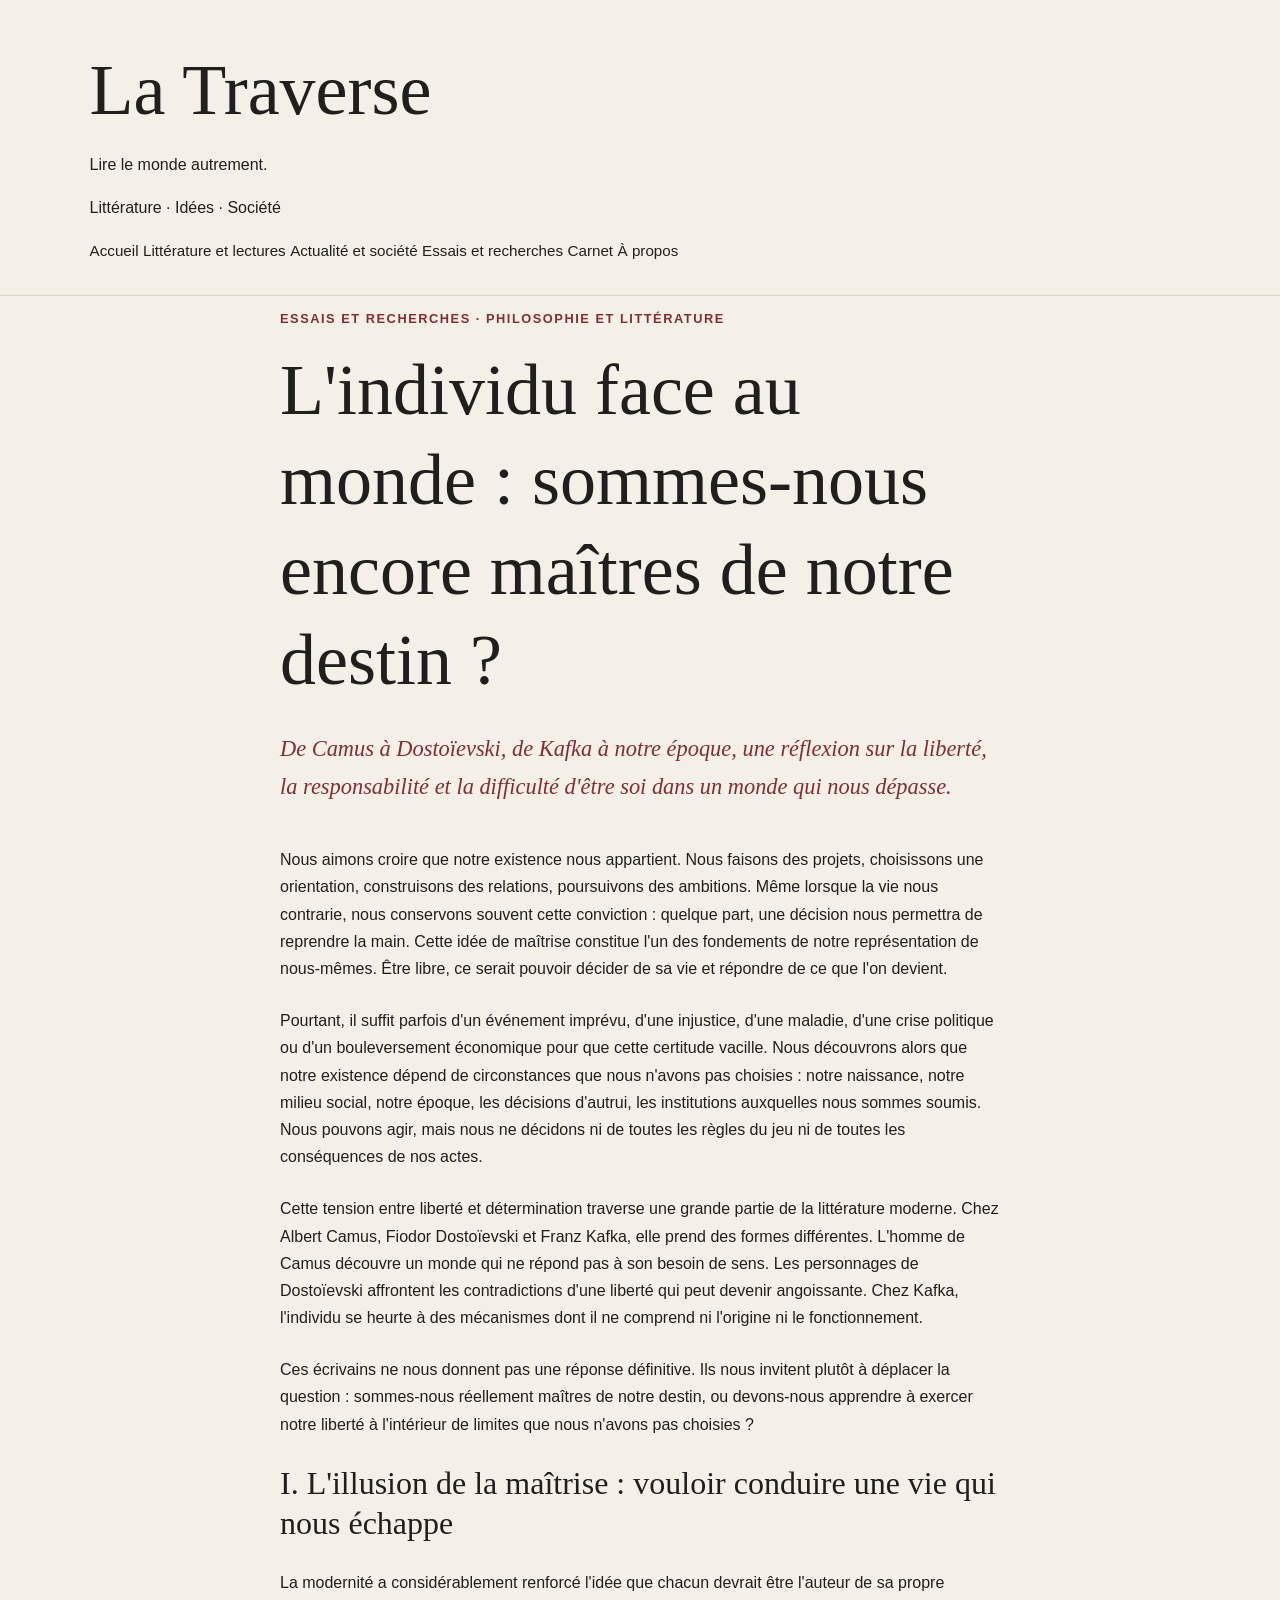
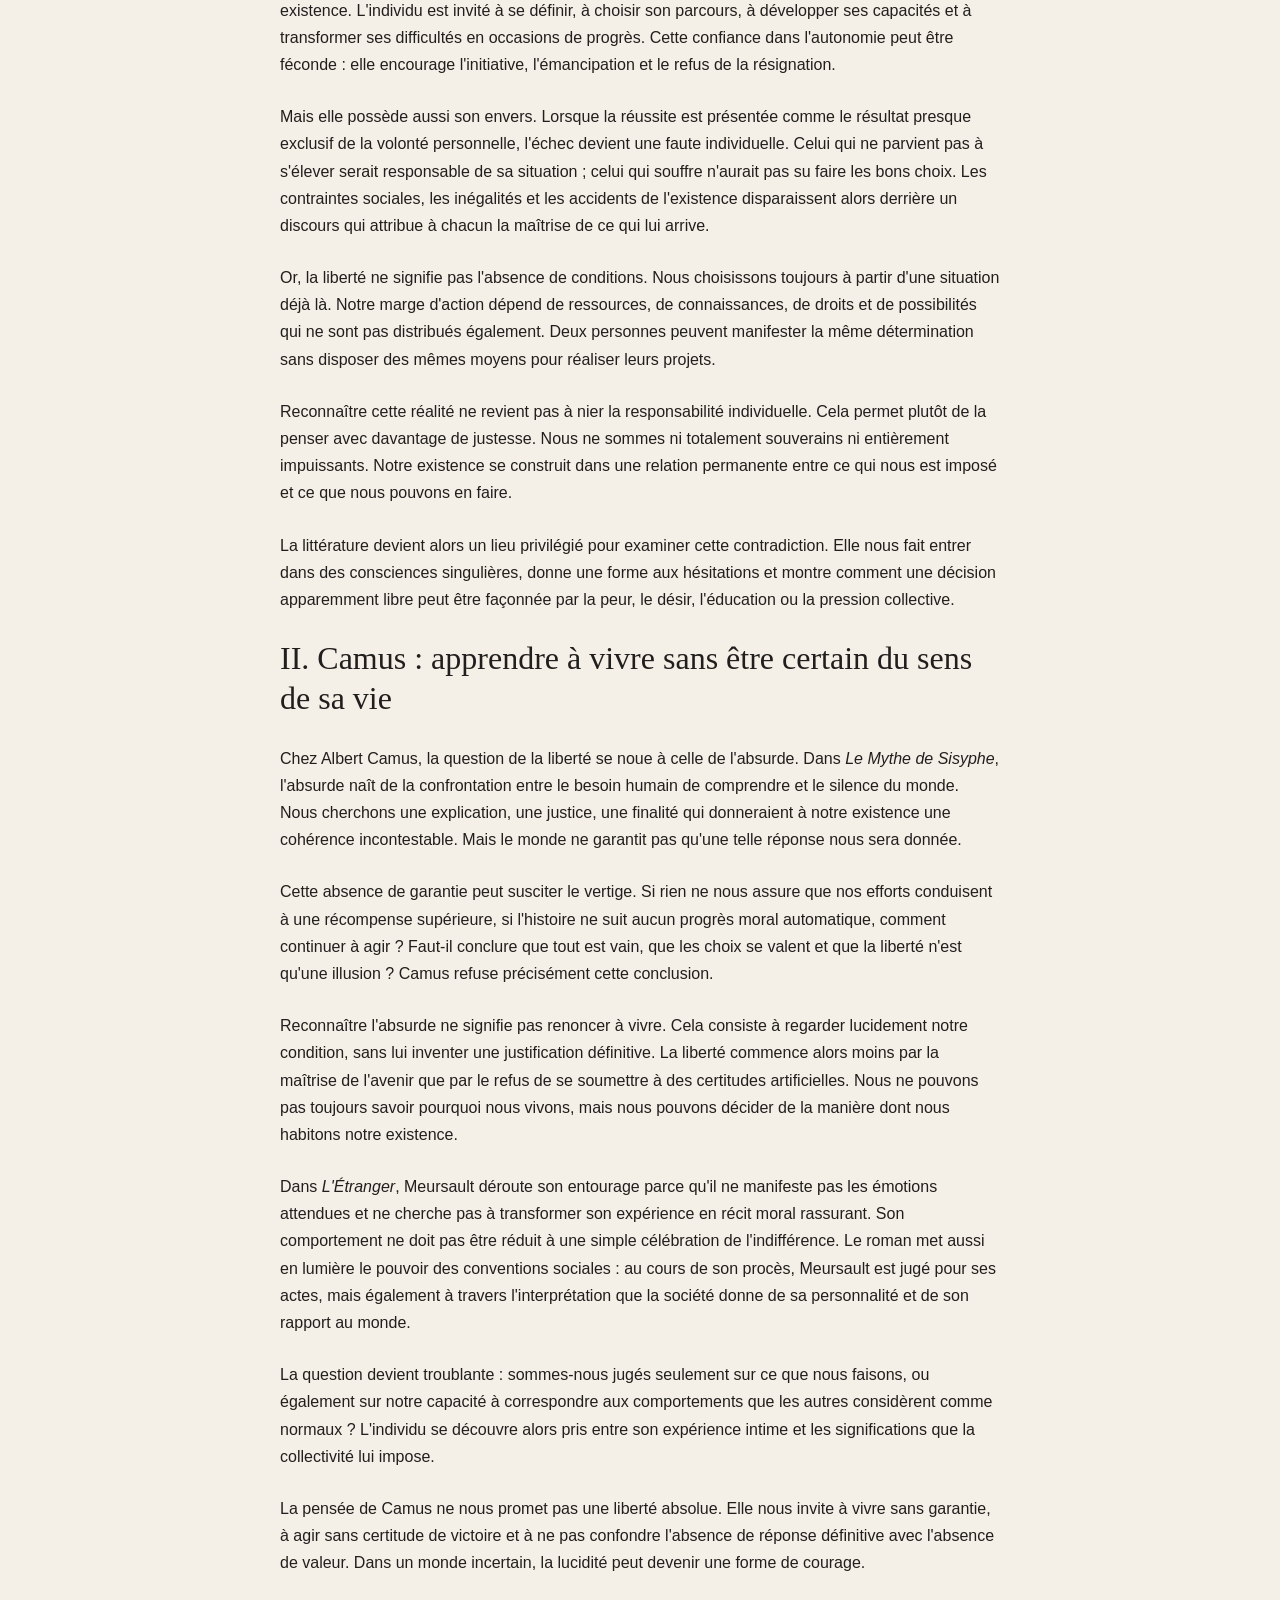
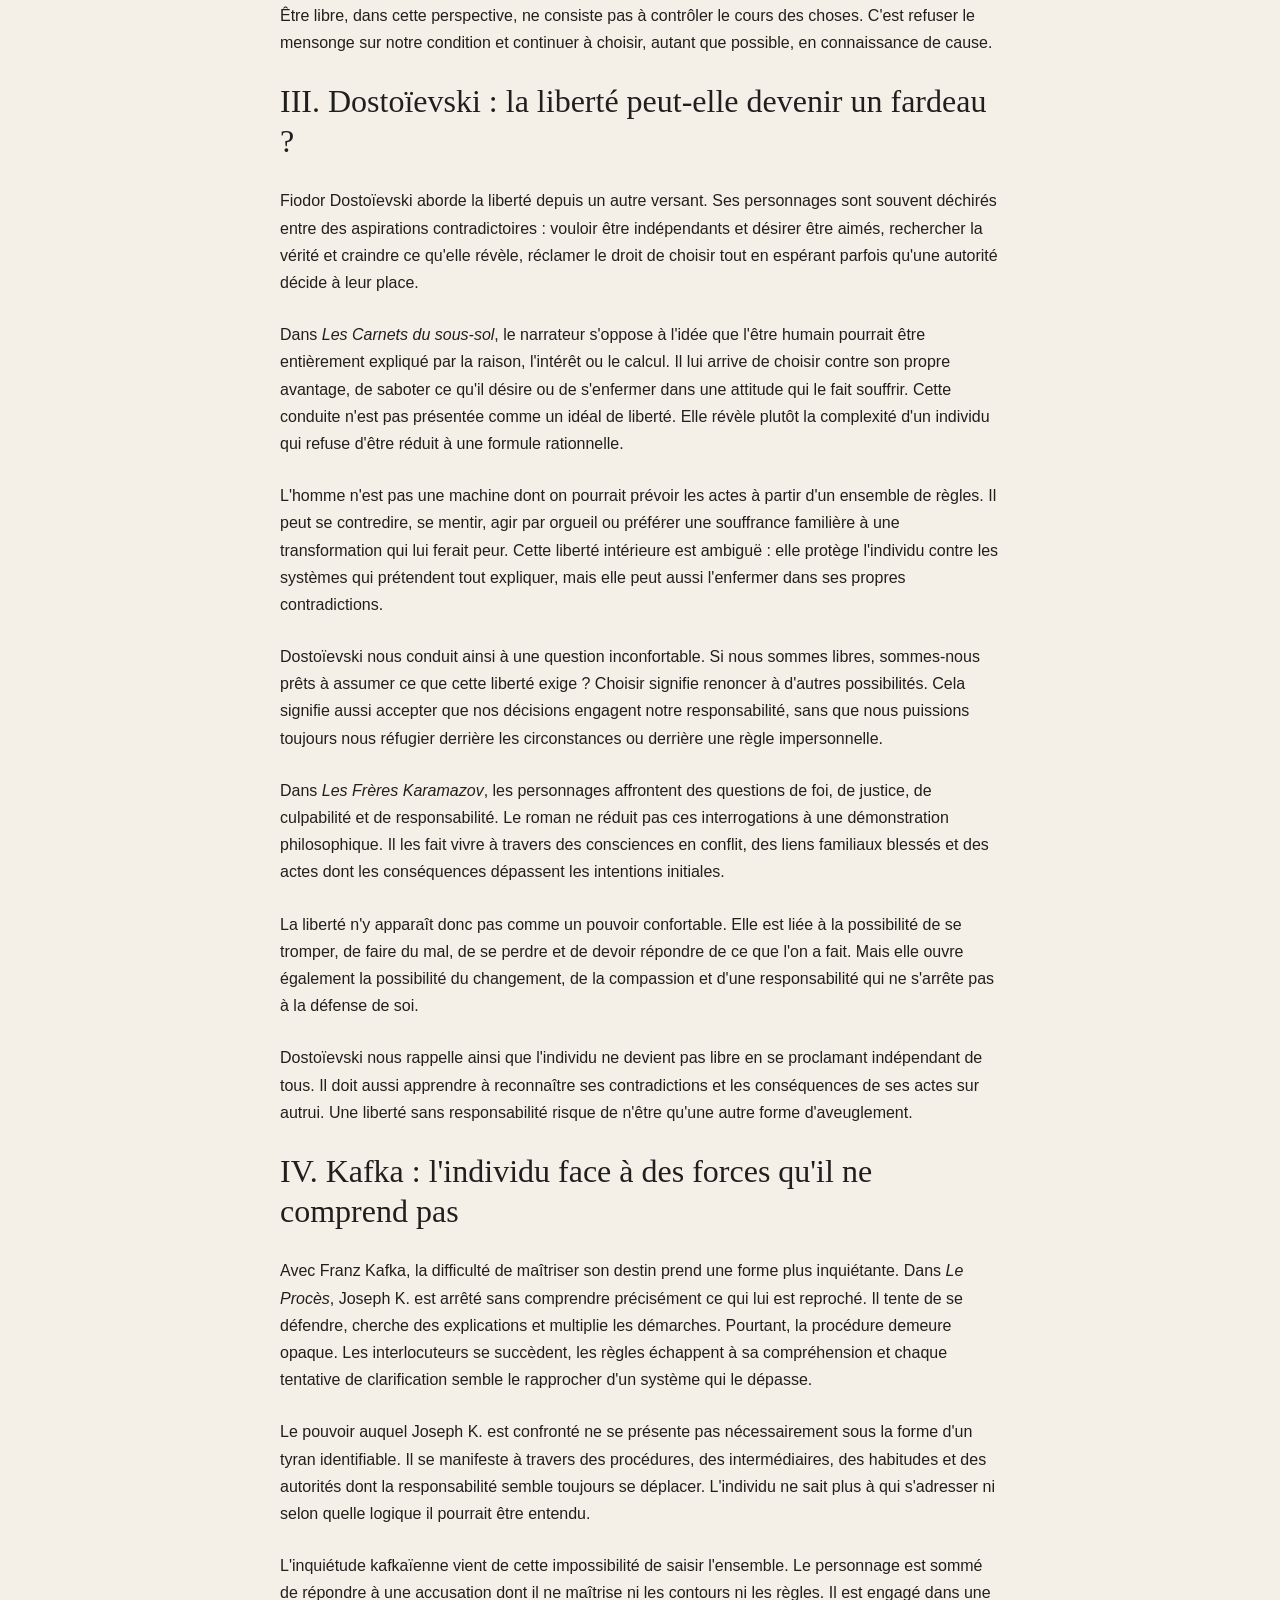
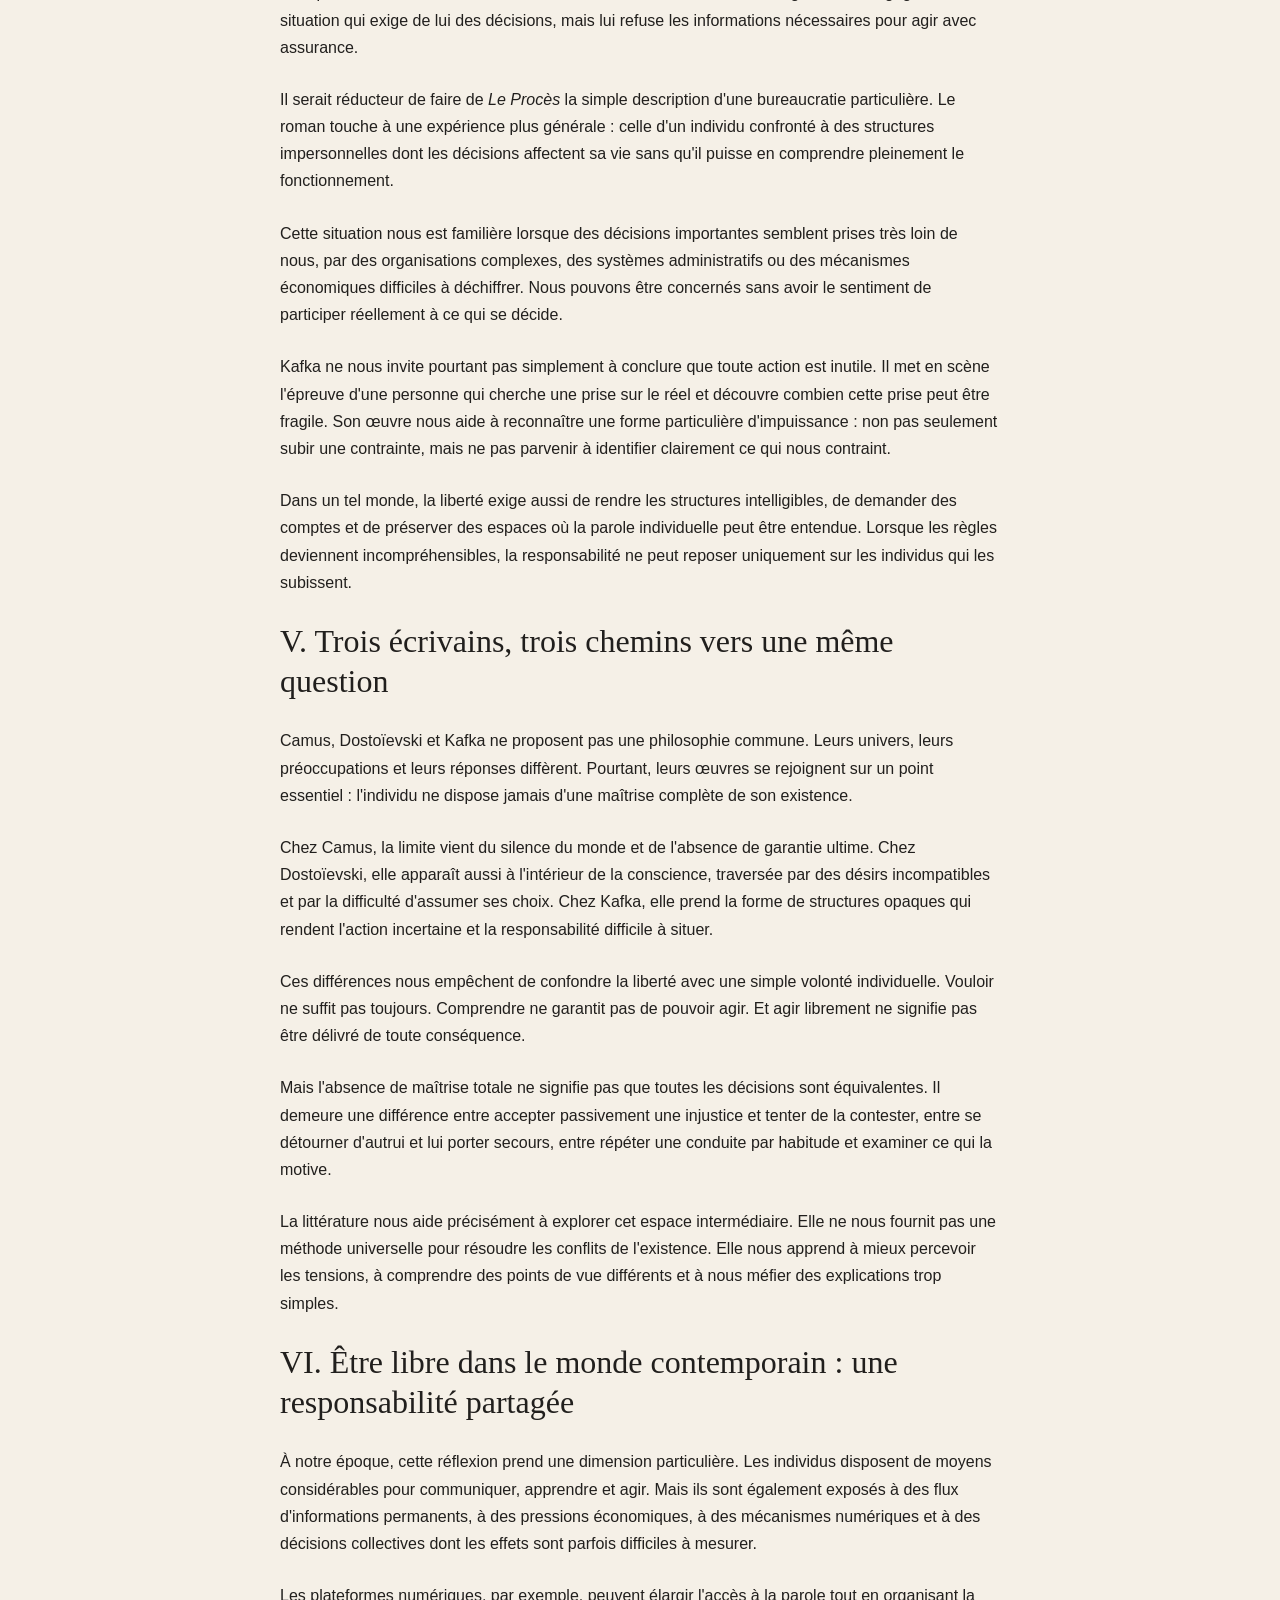
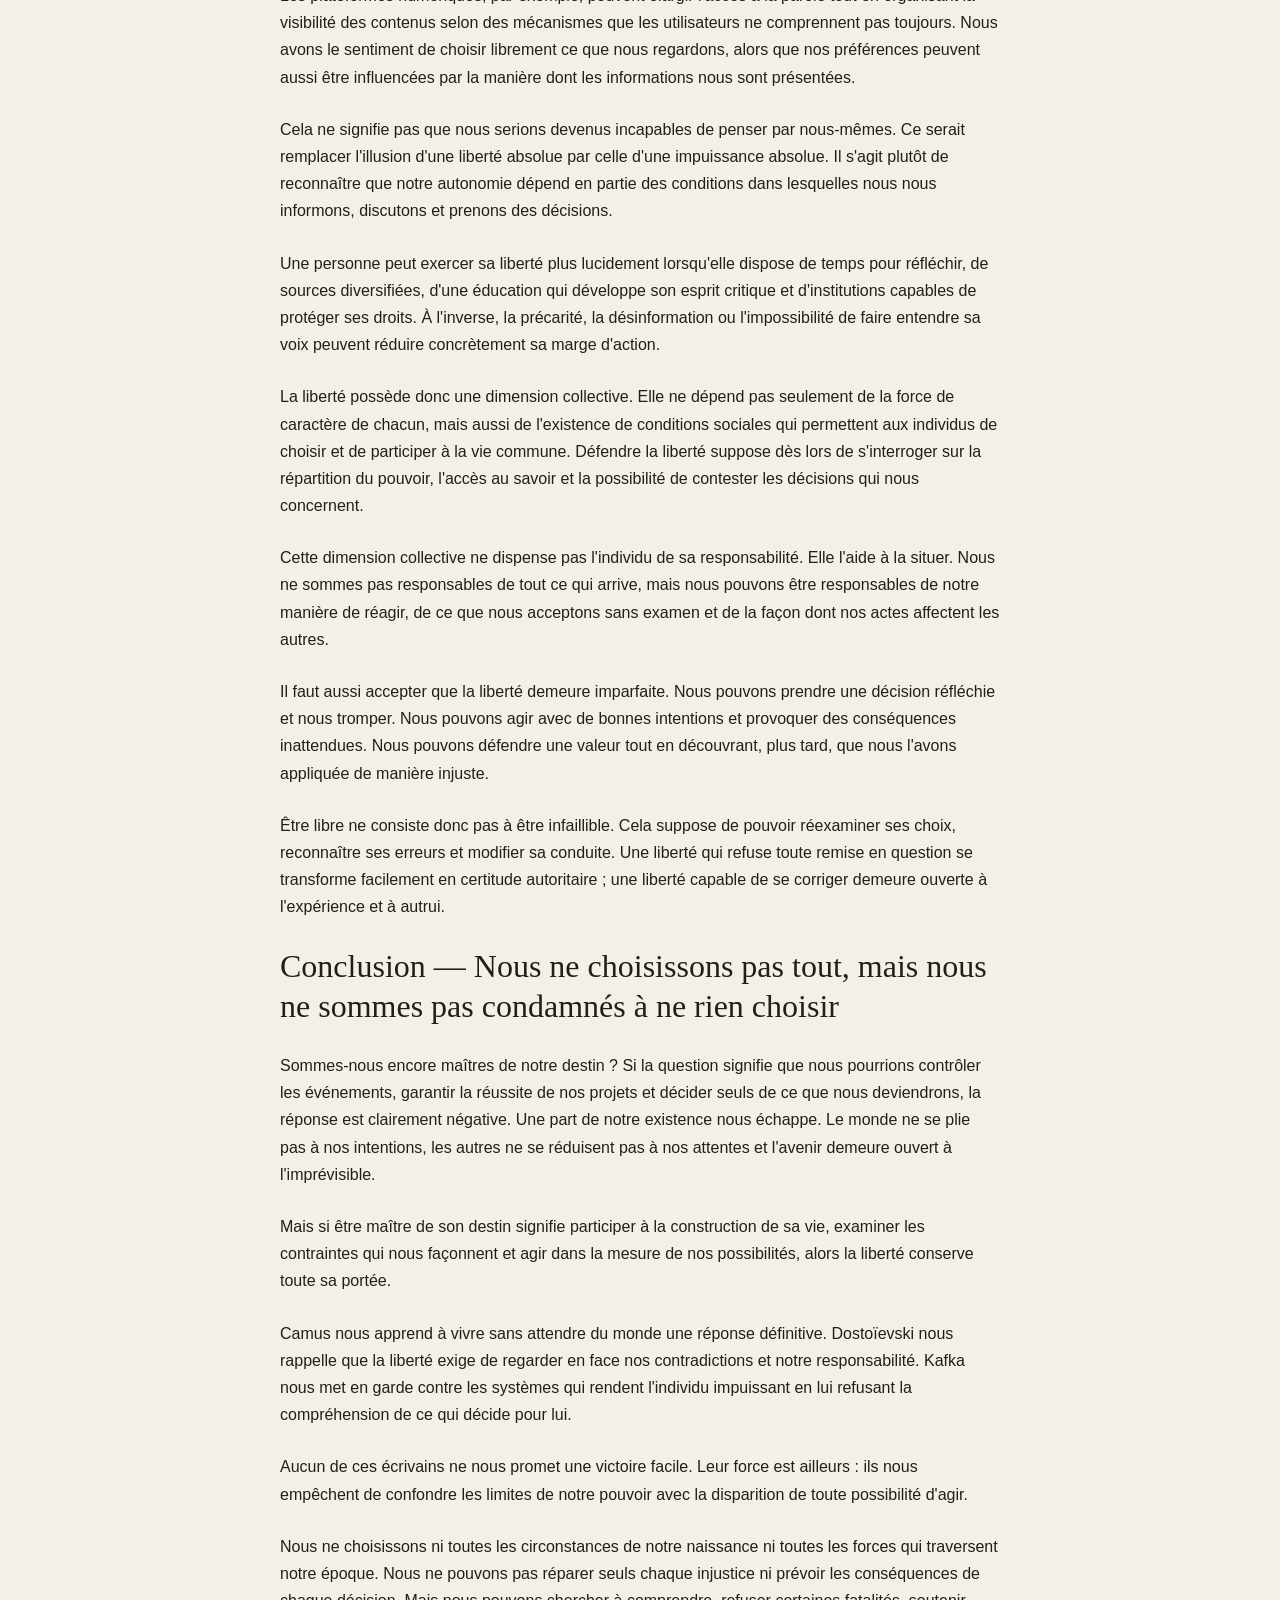
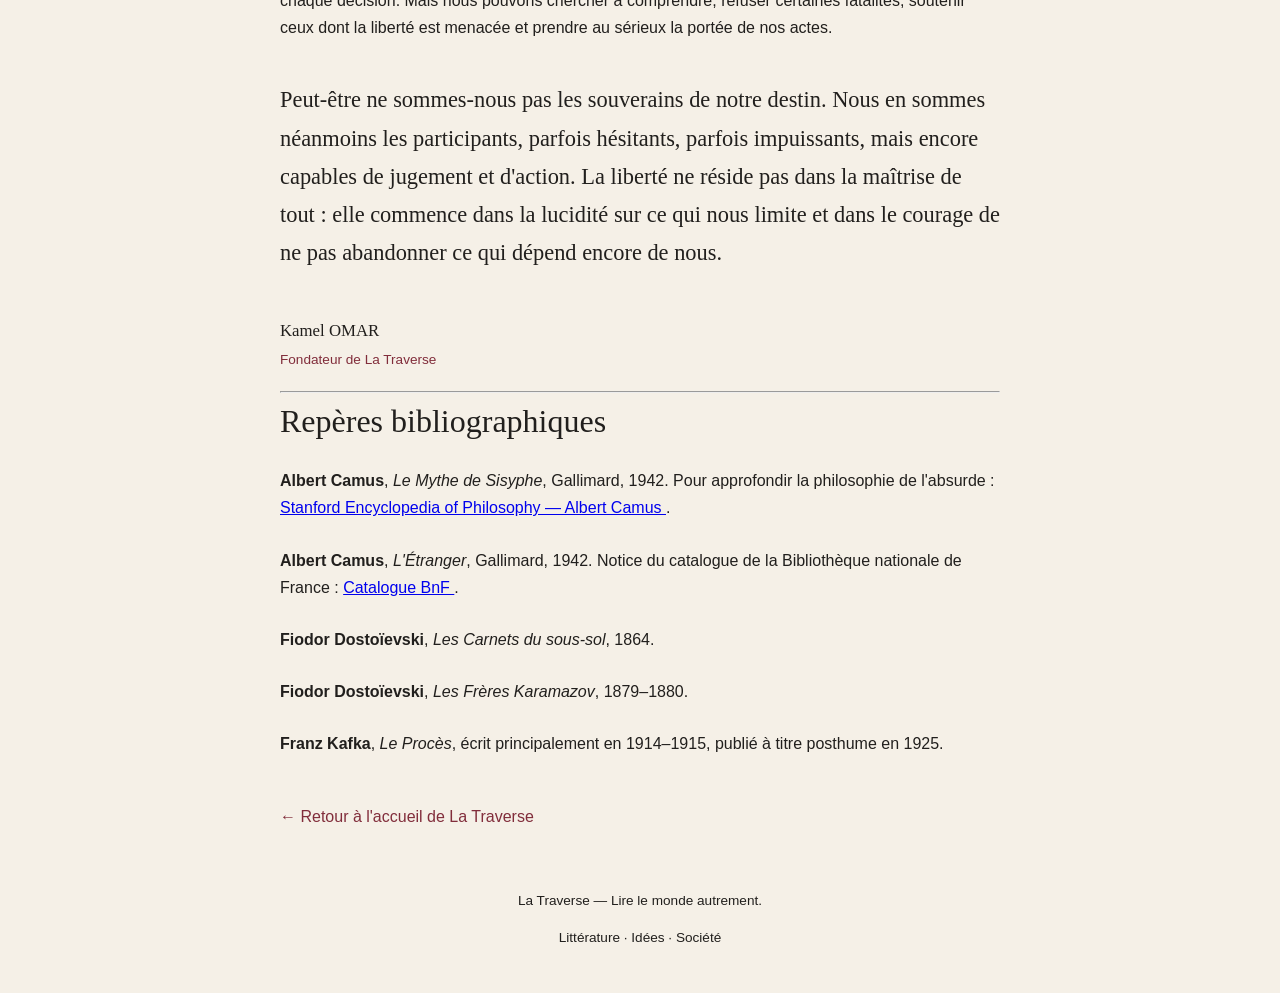
<file: individu-face-au-monde.html>
<!DOCTYPE html>
<html lang="fr">
<head>
  <meta charset="UTF-8">
  <meta name="viewport" content="width=device-width, initial-scale=1.0">

  <title>L'individu face au monde : sommes-nous encore maîtres de notre destin ? — La Traverse</title>

  <meta name="description" content="De Camus à Dostoïevski et Kafka, un essai sur la liberté, la responsabilité et la difficulté d'être soi dans un monde qui nous dépasse.">

  <link rel="stylesheet" href="style.css">
</head>

<body>

  <header>
    <h1>La Traverse</h1>
    <p>Lire le monde autrement.</p>
    <p>Littérature · Idées · Société</p>

    <nav>
      <a href="index.html">Accueil</a>
      <a href="index.html#litterature">Littérature et lectures</a>
      <a href="index.html#societe">Actualité et société</a>
      <a href="index.html#recherche">Essais et recherches</a>
      <a href="index.html#carnet">Carnet</a>
      <a href="index.html#apropos">À propos</a>
    </nav>
  </header>

  <main>

    <article class="article">

      <p class="surtitre">Essais et recherches · Philosophie et littérature</p>

      <h1>L'individu face au monde : sommes-nous encore maîtres de notre destin ?</h1>

      <p class="chapeau">
        De Camus à Dostoïevski, de Kafka à notre époque, une réflexion sur la liberté,
        la responsabilité et la difficulté d'être soi dans un monde qui nous dépasse.
      </p>

      <p>
        Nous aimons croire que notre existence nous appartient. Nous faisons des projets,
        choisissons une orientation, construisons des relations, poursuivons des ambitions.
        Même lorsque la vie nous contrarie, nous conservons souvent cette conviction :
        quelque part, une décision nous permettra de reprendre la main. Cette idée de
        maîtrise constitue l'un des fondements de notre représentation de nous-mêmes.
        Être libre, ce serait pouvoir décider de sa vie et répondre de ce que l'on devient.
      </p>

      <p>
        Pourtant, il suffit parfois d'un événement imprévu, d'une injustice, d'une maladie,
        d'une crise politique ou d'un bouleversement économique pour que cette certitude
        vacille. Nous découvrons alors que notre existence dépend de circonstances que
        nous n'avons pas choisies : notre naissance, notre milieu social, notre époque,
        les décisions d'autrui, les institutions auxquelles nous sommes soumis.
        Nous pouvons agir, mais nous ne décidons ni de toutes les règles du jeu ni de
        toutes les conséquences de nos actes.
      </p>

      <p>
        Cette tension entre liberté et détermination traverse une grande partie de la
        littérature moderne. Chez Albert Camus, Fiodor Dostoïevski et Franz Kafka, elle
        prend des formes différentes. L'homme de Camus découvre un monde qui ne répond
        pas à son besoin de sens. Les personnages de Dostoïevski affrontent les
        contradictions d'une liberté qui peut devenir angoissante. Chez Kafka, l'individu
        se heurte à des mécanismes dont il ne comprend ni l'origine ni le fonctionnement.
      </p>

      <p>
        Ces écrivains ne nous donnent pas une réponse définitive. Ils nous invitent plutôt
        à déplacer la question : sommes-nous réellement maîtres de notre destin, ou devons-nous
        apprendre à exercer notre liberté à l'intérieur de limites que nous n'avons pas choisies ?
      </p>

      <h2>I. L'illusion de la maîtrise : vouloir conduire une vie qui nous échappe</h2>

      <p>
        La modernité a considérablement renforcé l'idée que chacun devrait être l'auteur
        de sa propre existence. L'individu est invité à se définir, à choisir son parcours,
        à développer ses capacités et à transformer ses difficultés en occasions de progrès.
        Cette confiance dans l'autonomie peut être féconde : elle encourage l'initiative,
        l'émancipation et le refus de la résignation.
      </p>

      <p>
        Mais elle possède aussi son envers. Lorsque la réussite est présentée comme le
        résultat presque exclusif de la volonté personnelle, l'échec devient une faute
        individuelle. Celui qui ne parvient pas à s'élever serait responsable de sa
        situation ; celui qui souffre n'aurait pas su faire les bons choix. Les contraintes
        sociales, les inégalités et les accidents de l'existence disparaissent alors derrière
        un discours qui attribue à chacun la maîtrise de ce qui lui arrive.
      </p>

      <p>
        Or, la liberté ne signifie pas l'absence de conditions. Nous choisissons toujours
        à partir d'une situation déjà là. Notre marge d'action dépend de ressources,
        de connaissances, de droits et de possibilités qui ne sont pas distribués également.
        Deux personnes peuvent manifester la même détermination sans disposer des mêmes
        moyens pour réaliser leurs projets.
      </p>

      <p>
        Reconnaître cette réalité ne revient pas à nier la responsabilité individuelle.
        Cela permet plutôt de la penser avec davantage de justesse. Nous ne sommes ni
        totalement souverains ni entièrement impuissants. Notre existence se construit
        dans une relation permanente entre ce qui nous est imposé et ce que nous pouvons
        en faire.
      </p>

      <p>
        La littérature devient alors un lieu privilégié pour examiner cette contradiction.
        Elle nous fait entrer dans des consciences singulières, donne une forme aux
        hésitations et montre comment une décision apparemment libre peut être façonnée
        par la peur, le désir, l'éducation ou la pression collective.
      </p>

      <h2>II. Camus : apprendre à vivre sans être certain du sens de sa vie</h2>

      <p>
        Chez Albert Camus, la question de la liberté se noue à celle de l'absurde.
        Dans <em>Le Mythe de Sisyphe</em>, l'absurde naît de la confrontation entre le besoin
        humain de comprendre et le silence du monde. Nous cherchons une explication,
        une justice, une finalité qui donneraient à notre existence une cohérence
        incontestable. Mais le monde ne garantit pas qu'une telle réponse nous sera donnée.
      </p>

      <p>
        Cette absence de garantie peut susciter le vertige. Si rien ne nous assure que
        nos efforts conduisent à une récompense supérieure, si l'histoire ne suit aucun
        progrès moral automatique, comment continuer à agir ? Faut-il conclure que tout
        est vain, que les choix se valent et que la liberté n'est qu'une illusion ?
        Camus refuse précisément cette conclusion.
      </p>

      <p>
        Reconnaître l'absurde ne signifie pas renoncer à vivre. Cela consiste à regarder
        lucidement notre condition, sans lui inventer une justification définitive.
        La liberté commence alors moins par la maîtrise de l'avenir que par le refus de
        se soumettre à des certitudes artificielles. Nous ne pouvons pas toujours savoir
        pourquoi nous vivons, mais nous pouvons décider de la manière dont nous habitons
        notre existence.
      </p>

      <p>
        Dans <em>L'Étranger</em>, Meursault déroute son entourage parce qu'il ne manifeste
        pas les émotions attendues et ne cherche pas à transformer son expérience en récit
        moral rassurant. Son comportement ne doit pas être réduit à une simple célébration
        de l'indifférence. Le roman met aussi en lumière le pouvoir des conventions sociales :
        au cours de son procès, Meursault est jugé pour ses actes, mais également à travers
        l'interprétation que la société donne de sa personnalité et de son rapport au monde.
      </p>

      <p>
        La question devient troublante : sommes-nous jugés seulement sur ce que nous faisons,
        ou également sur notre capacité à correspondre aux comportements que les autres
        considèrent comme normaux ? L'individu se découvre alors pris entre son expérience
        intime et les significations que la collectivité lui impose.
      </p>

      <p>
        La pensée de Camus ne nous promet pas une liberté absolue. Elle nous invite à
        vivre sans garantie, à agir sans certitude de victoire et à ne pas confondre
        l'absence de réponse définitive avec l'absence de valeur. Dans un monde incertain,
        la lucidité peut devenir une forme de courage.
      </p>

      <p>
        Être libre, dans cette perspective, ne consiste pas à contrôler le cours des choses.
        C'est refuser le mensonge sur notre condition et continuer à choisir, autant que
        possible, en connaissance de cause.
      </p>

      <h2>III. Dostoïevski : la liberté peut-elle devenir un fardeau ?</h2>

      <p>
        Fiodor Dostoïevski aborde la liberté depuis un autre versant. Ses personnages
        sont souvent déchirés entre des aspirations contradictoires : vouloir être
        indépendants et désirer être aimés, rechercher la vérité et craindre ce qu'elle
        révèle, réclamer le droit de choisir tout en espérant parfois qu'une autorité
        décide à leur place.
      </p>

      <p>
        Dans <em>Les Carnets du sous-sol</em>, le narrateur s'oppose à l'idée que l'être humain
        pourrait être entièrement expliqué par la raison, l'intérêt ou le calcul.
        Il lui arrive de choisir contre son propre avantage, de saboter ce qu'il désire
        ou de s'enfermer dans une attitude qui le fait souffrir. Cette conduite n'est
        pas présentée comme un idéal de liberté. Elle révèle plutôt la complexité d'un
        individu qui refuse d'être réduit à une formule rationnelle.
      </p>

      <p>
        L'homme n'est pas une machine dont on pourrait prévoir les actes à partir d'un
        ensemble de règles. Il peut se contredire, se mentir, agir par orgueil ou préférer
        une souffrance familière à une transformation qui lui ferait peur. Cette liberté
        intérieure est ambiguë : elle protège l'individu contre les systèmes qui prétendent
        tout expliquer, mais elle peut aussi l'enfermer dans ses propres contradictions.
      </p>

      <p>
        Dostoïevski nous conduit ainsi à une question inconfortable. Si nous sommes libres,
        sommes-nous prêts à assumer ce que cette liberté exige ? Choisir signifie renoncer
        à d'autres possibilités. Cela signifie aussi accepter que nos décisions engagent
        notre responsabilité, sans que nous puissions toujours nous réfugier derrière
        les circonstances ou derrière une règle impersonnelle.
      </p>

      <p>
        Dans <em>Les Frères Karamazov</em>, les personnages affrontent des questions de foi,
        de justice, de culpabilité et de responsabilité. Le roman ne réduit pas ces
        interrogations à une démonstration philosophique. Il les fait vivre à travers
        des consciences en conflit, des liens familiaux blessés et des actes dont les
        conséquences dépassent les intentions initiales.
      </p>

      <p>
        La liberté n'y apparaît donc pas comme un pouvoir confortable. Elle est liée à
        la possibilité de se tromper, de faire du mal, de se perdre et de devoir répondre
        de ce que l'on a fait. Mais elle ouvre également la possibilité du changement,
        de la compassion et d'une responsabilité qui ne s'arrête pas à la défense de soi.
      </p>

      <p>
        Dostoïevski nous rappelle ainsi que l'individu ne devient pas libre en se proclamant
        indépendant de tous. Il doit aussi apprendre à reconnaître ses contradictions et
        les conséquences de ses actes sur autrui. Une liberté sans responsabilité risque
        de n'être qu'une autre forme d'aveuglement.
      </p>

      <h2>IV. Kafka : l'individu face à des forces qu'il ne comprend pas</h2>

      <p>
        Avec Franz Kafka, la difficulté de maîtriser son destin prend une forme plus
        inquiétante. Dans <em>Le Procès</em>, Joseph K. est arrêté sans comprendre précisément
        ce qui lui est reproché. Il tente de se défendre, cherche des explications et
        multiplie les démarches. Pourtant, la procédure demeure opaque. Les interlocuteurs
        se succèdent, les règles échappent à sa compréhension et chaque tentative de
        clarification semble le rapprocher d'un système qui le dépasse.
      </p>

      <p>
        Le pouvoir auquel Joseph K. est confronté ne se présente pas nécessairement sous
        la forme d'un tyran identifiable. Il se manifeste à travers des procédures, des
        intermédiaires, des habitudes et des autorités dont la responsabilité semble
        toujours se déplacer. L'individu ne sait plus à qui s'adresser ni selon quelle
        logique il pourrait être entendu.
      </p>

      <p>
        L'inquiétude kafkaïenne vient de cette impossibilité de saisir l'ensemble.
        Le personnage est sommé de répondre à une accusation dont il ne maîtrise ni
        les contours ni les règles. Il est engagé dans une situation qui exige de lui
        des décisions, mais lui refuse les informations nécessaires pour agir avec
        assurance.
      </p>

      <p>
        Il serait réducteur de faire de <em>Le Procès</em> la simple description d'une
        bureaucratie particulière. Le roman touche à une expérience plus générale :
        celle d'un individu confronté à des structures impersonnelles dont les décisions
        affectent sa vie sans qu'il puisse en comprendre pleinement le fonctionnement.
      </p>

      <p>
        Cette situation nous est familière lorsque des décisions importantes semblent
        prises très loin de nous, par des organisations complexes, des systèmes
        administratifs ou des mécanismes économiques difficiles à déchiffrer. Nous
        pouvons être concernés sans avoir le sentiment de participer réellement à
        ce qui se décide.
      </p>

      <p>
        Kafka ne nous invite pourtant pas simplement à conclure que toute action est
        inutile. Il met en scène l'épreuve d'une personne qui cherche une prise sur le
        réel et découvre combien cette prise peut être fragile. Son œuvre nous aide
        à reconnaître une forme particulière d'impuissance : non pas seulement subir
        une contrainte, mais ne pas parvenir à identifier clairement ce qui nous contraint.
      </p>

      <p>
        Dans un tel monde, la liberté exige aussi de rendre les structures intelligibles,
        de demander des comptes et de préserver des espaces où la parole individuelle
        peut être entendue. Lorsque les règles deviennent incompréhensibles, la
        responsabilité ne peut reposer uniquement sur les individus qui les subissent.
      </p>

      <h2>V. Trois écrivains, trois chemins vers une même question</h2>

      <p>
        Camus, Dostoïevski et Kafka ne proposent pas une philosophie commune. Leurs
        univers, leurs préoccupations et leurs réponses diffèrent. Pourtant, leurs œuvres
        se rejoignent sur un point essentiel : l'individu ne dispose jamais d'une
        maîtrise complète de son existence.
      </p>

      <p>
        Chez Camus, la limite vient du silence du monde et de l'absence de garantie
        ultime. Chez Dostoïevski, elle apparaît aussi à l'intérieur de la conscience,
        traversée par des désirs incompatibles et par la difficulté d'assumer ses choix.
        Chez Kafka, elle prend la forme de structures opaques qui rendent l'action
        incertaine et la responsabilité difficile à situer.
      </p>

      <p>
        Ces différences nous empêchent de confondre la liberté avec une simple volonté
        individuelle. Vouloir ne suffit pas toujours. Comprendre ne garantit pas de
        pouvoir agir. Et agir librement ne signifie pas être délivré de toute conséquence.
      </p>

      <p>
        Mais l'absence de maîtrise totale ne signifie pas que toutes les décisions sont
        équivalentes. Il demeure une différence entre accepter passivement une injustice
        et tenter de la contester, entre se détourner d'autrui et lui porter secours,
        entre répéter une conduite par habitude et examiner ce qui la motive.
      </p>

      <p>
        La littérature nous aide précisément à explorer cet espace intermédiaire.
        Elle ne nous fournit pas une méthode universelle pour résoudre les conflits
        de l'existence. Elle nous apprend à mieux percevoir les tensions, à comprendre
        des points de vue différents et à nous méfier des explications trop simples.
      </p>

      <h2>VI. Être libre dans le monde contemporain : une responsabilité partagée</h2>

      <p>
        À notre époque, cette réflexion prend une dimension particulière. Les individus
        disposent de moyens considérables pour communiquer, apprendre et agir. Mais
        ils sont également exposés à des flux d'informations permanents, à des pressions
        économiques, à des mécanismes numériques et à des décisions collectives dont
        les effets sont parfois difficiles à mesurer.
      </p>

      <p>
        Les plateformes numériques, par exemple, peuvent élargir l'accès à la parole
        tout en organisant la visibilité des contenus selon des mécanismes que les
        utilisateurs ne comprennent pas toujours. Nous avons le sentiment de choisir
        librement ce que nous regardons, alors que nos préférences peuvent aussi être
        influencées par la manière dont les informations nous sont présentées.
      </p>

      <p>
        Cela ne signifie pas que nous serions devenus incapables de penser par nous-mêmes.
        Ce serait remplacer l'illusion d'une liberté absolue par celle d'une impuissance
        absolue. Il s'agit plutôt de reconnaître que notre autonomie dépend en partie
        des conditions dans lesquelles nous nous informons, discutons et prenons des
        décisions.
      </p>

      <p>
        Une personne peut exercer sa liberté plus lucidement lorsqu'elle dispose de
        temps pour réfléchir, de sources diversifiées, d'une éducation qui développe
        son esprit critique et d'institutions capables de protéger ses droits. À l'inverse,
        la précarité, la désinformation ou l'impossibilité de faire entendre sa voix
        peuvent réduire concrètement sa marge d'action.
      </p>

      <p>
        La liberté possède donc une dimension collective. Elle ne dépend pas seulement
        de la force de caractère de chacun, mais aussi de l'existence de conditions
        sociales qui permettent aux individus de choisir et de participer à la vie commune.
        Défendre la liberté suppose dès lors de s'interroger sur la répartition du pouvoir,
        l'accès au savoir et la possibilité de contester les décisions qui nous concernent.
      </p>

      <p>
        Cette dimension collective ne dispense pas l'individu de sa responsabilité.
        Elle l'aide à la situer. Nous ne sommes pas responsables de tout ce qui arrive,
        mais nous pouvons être responsables de notre manière de réagir, de ce que nous
        acceptons sans examen et de la façon dont nos actes affectent les autres.
      </p>

      <p>
        Il faut aussi accepter que la liberté demeure imparfaite. Nous pouvons prendre
        une décision réfléchie et nous tromper. Nous pouvons agir avec de bonnes intentions
        et provoquer des conséquences inattendues. Nous pouvons défendre une valeur tout
        en découvrant, plus tard, que nous l'avons appliquée de manière injuste.
      </p>

      <p>
        Être libre ne consiste donc pas à être infaillible. Cela suppose de pouvoir
        réexaminer ses choix, reconnaître ses erreurs et modifier sa conduite. Une liberté
        qui refuse toute remise en question se transforme facilement en certitude
        autoritaire ; une liberté capable de se corriger demeure ouverte à l'expérience
        et à autrui.
      </p>

      <h2>Conclusion — Nous ne choisissons pas tout, mais nous ne sommes pas condamnés à ne rien choisir</h2>

      <p>
        Sommes-nous encore maîtres de notre destin ? Si la question signifie que nous
        pourrions contrôler les événements, garantir la réussite de nos projets et
        décider seuls de ce que nous deviendrons, la réponse est clairement négative.
        Une part de notre existence nous échappe. Le monde ne se plie pas à nos intentions,
        les autres ne se réduisent pas à nos attentes et l'avenir demeure ouvert à
        l'imprévisible.
      </p>

      <p>
        Mais si être maître de son destin signifie participer à la construction de sa
        vie, examiner les contraintes qui nous façonnent et agir dans la mesure de
        nos possibilités, alors la liberté conserve toute sa portée.
      </p>

      <p>
        Camus nous apprend à vivre sans attendre du monde une réponse définitive.
        Dostoïevski nous rappelle que la liberté exige de regarder en face nos
        contradictions et notre responsabilité. Kafka nous met en garde contre les
        systèmes qui rendent l'individu impuissant en lui refusant la compréhension
        de ce qui décide pour lui.
      </p>

      <p>
        Aucun de ces écrivains ne nous promet une victoire facile. Leur force est
        ailleurs : ils nous empêchent de confondre les limites de notre pouvoir avec
        la disparition de toute possibilité d'agir.
      </p>

      <p>
        Nous ne choisissons ni toutes les circonstances de notre naissance ni toutes
        les forces qui traversent notre époque. Nous ne pouvons pas réparer seuls
        chaque injustice ni prévoir les conséquences de chaque décision. Mais nous
        pouvons chercher à comprendre, refuser certaines fatalités, soutenir ceux
        dont la liberté est menacée et prendre au sérieux la portée de nos actes.
      </p>

      <p class="conclusion">
        Peut-être ne sommes-nous pas les souverains de notre destin. Nous en sommes
        néanmoins les participants, parfois hésitants, parfois impuissants, mais encore
        capables de jugement et d'action. La liberté ne réside pas dans la maîtrise
        de tout : elle commence dans la lucidité sur ce qui nous limite et dans le
        courage de ne pas abandonner ce qui dépend encore de nous.
      </p>

      <p class="signature">
        Kamel OMAR<br>
        <span>Fondateur de La Traverse</span>
      </p>

      <hr>

      <h2>Repères bibliographiques</h2>

      <p>
        <strong>Albert Camus</strong>, <em>Le Mythe de Sisyphe</em>, Gallimard, 1942.
        Pour approfondir la philosophie de l'absurde :
        <a href="https://plato.stanford.edu/entries/camus/" target="_blank" rel="noopener noreferrer">
          Stanford Encyclopedia of Philosophy — Albert Camus
        </a>.
      </p>

      <p>
        <strong>Albert Camus</strong>, <em>L'Étranger</em>, Gallimard, 1942.
        Notice du catalogue de la Bibliothèque nationale de France :
        <a href="https://catalogue.bnf.fr/ark:/12148/cb31902899n" target="_blank" rel="noopener noreferrer">
          Catalogue BnF
        </a>.
      </p>

      <p>
        <strong>Fiodor Dostoïevski</strong>, <em>Les Carnets du sous-sol</em>, 1864.
      </p>

      <p>
        <strong>Fiodor Dostoïevski</strong>, <em>Les Frères Karamazov</em>, 1879–1880.
      </p>

      <p>
        <strong>Franz Kafka</strong>, <em>Le Procès</em>, écrit principalement en 1914–1915,
        publié à titre posthume en 1925.
      </p>

      <p class="retour">
        <a href="index.html">← Retour à l'accueil de La Traverse</a>
      </p>

    </article>

  </main>

  <footer>
    <p>La Traverse — Lire le monde autrement.</p>
    <p>Littérature · Idées · Société</p>
  </footer>

</body>
</html>
</file>
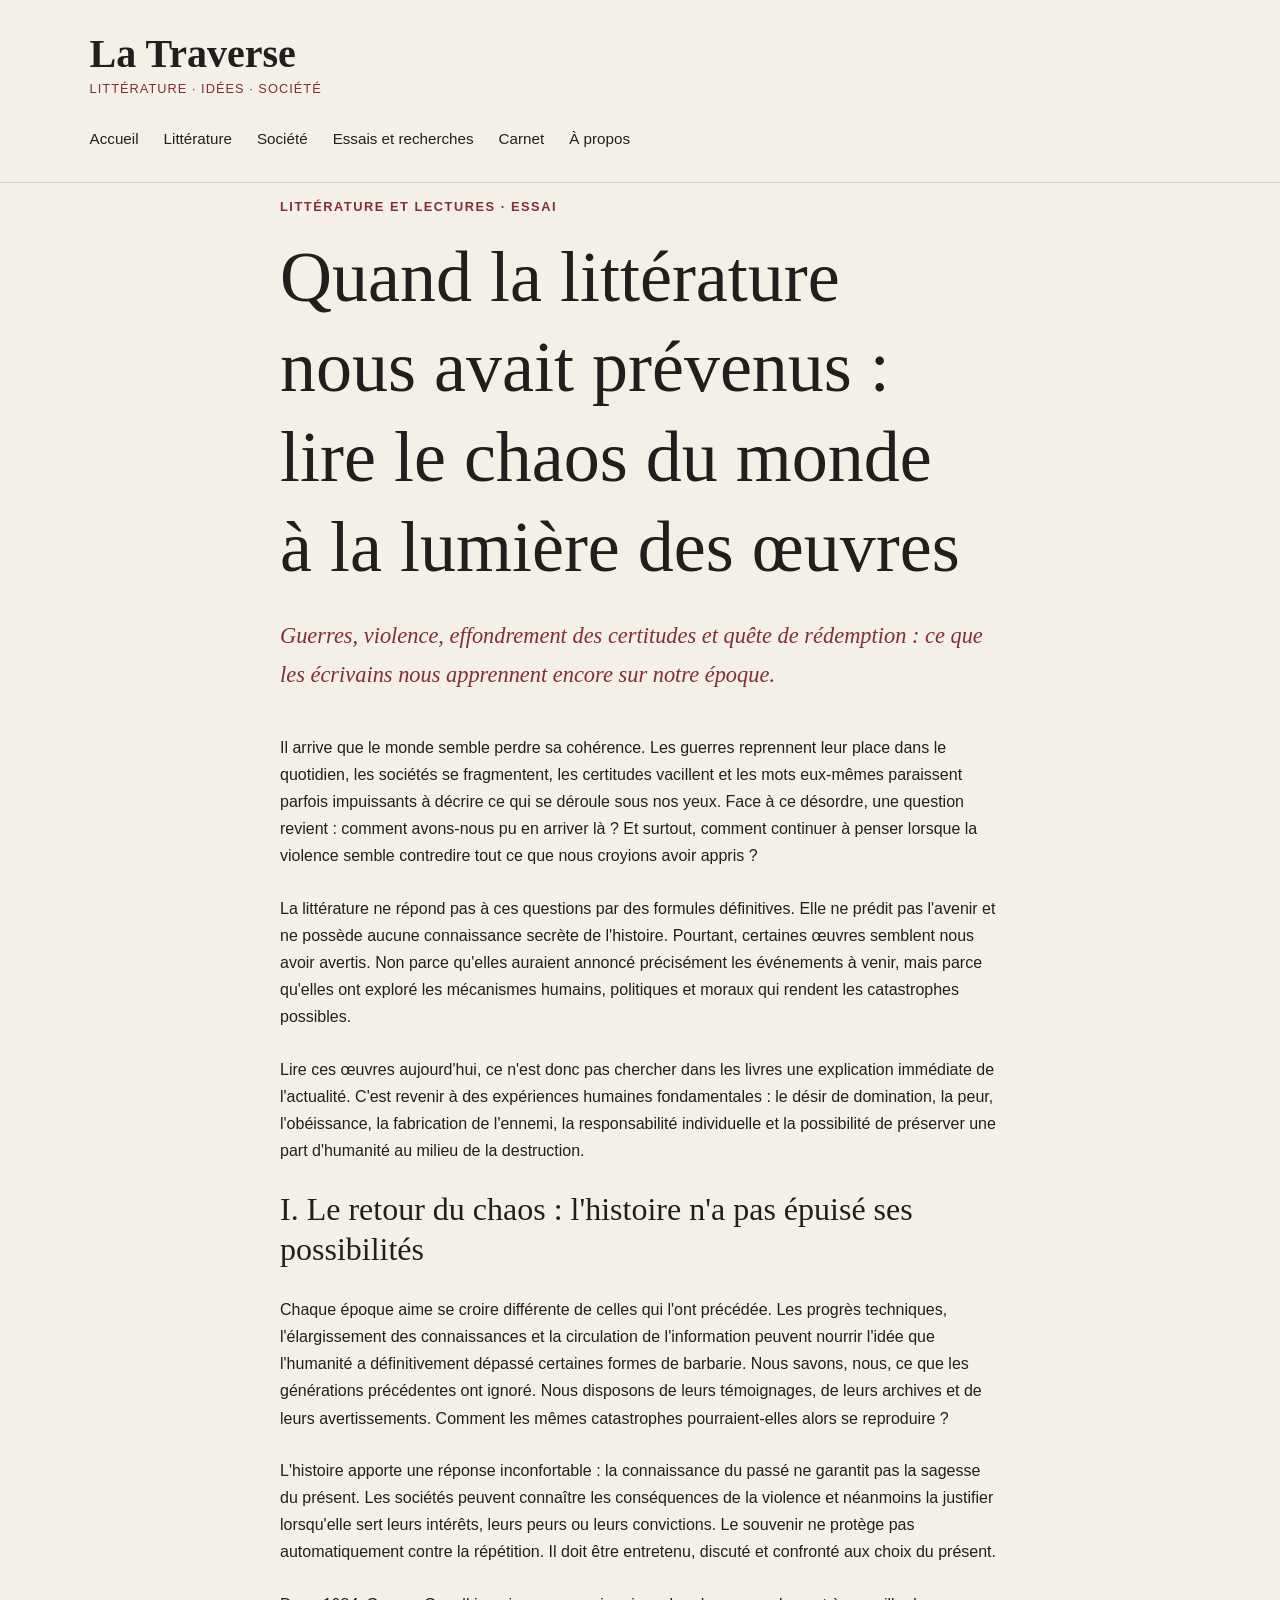
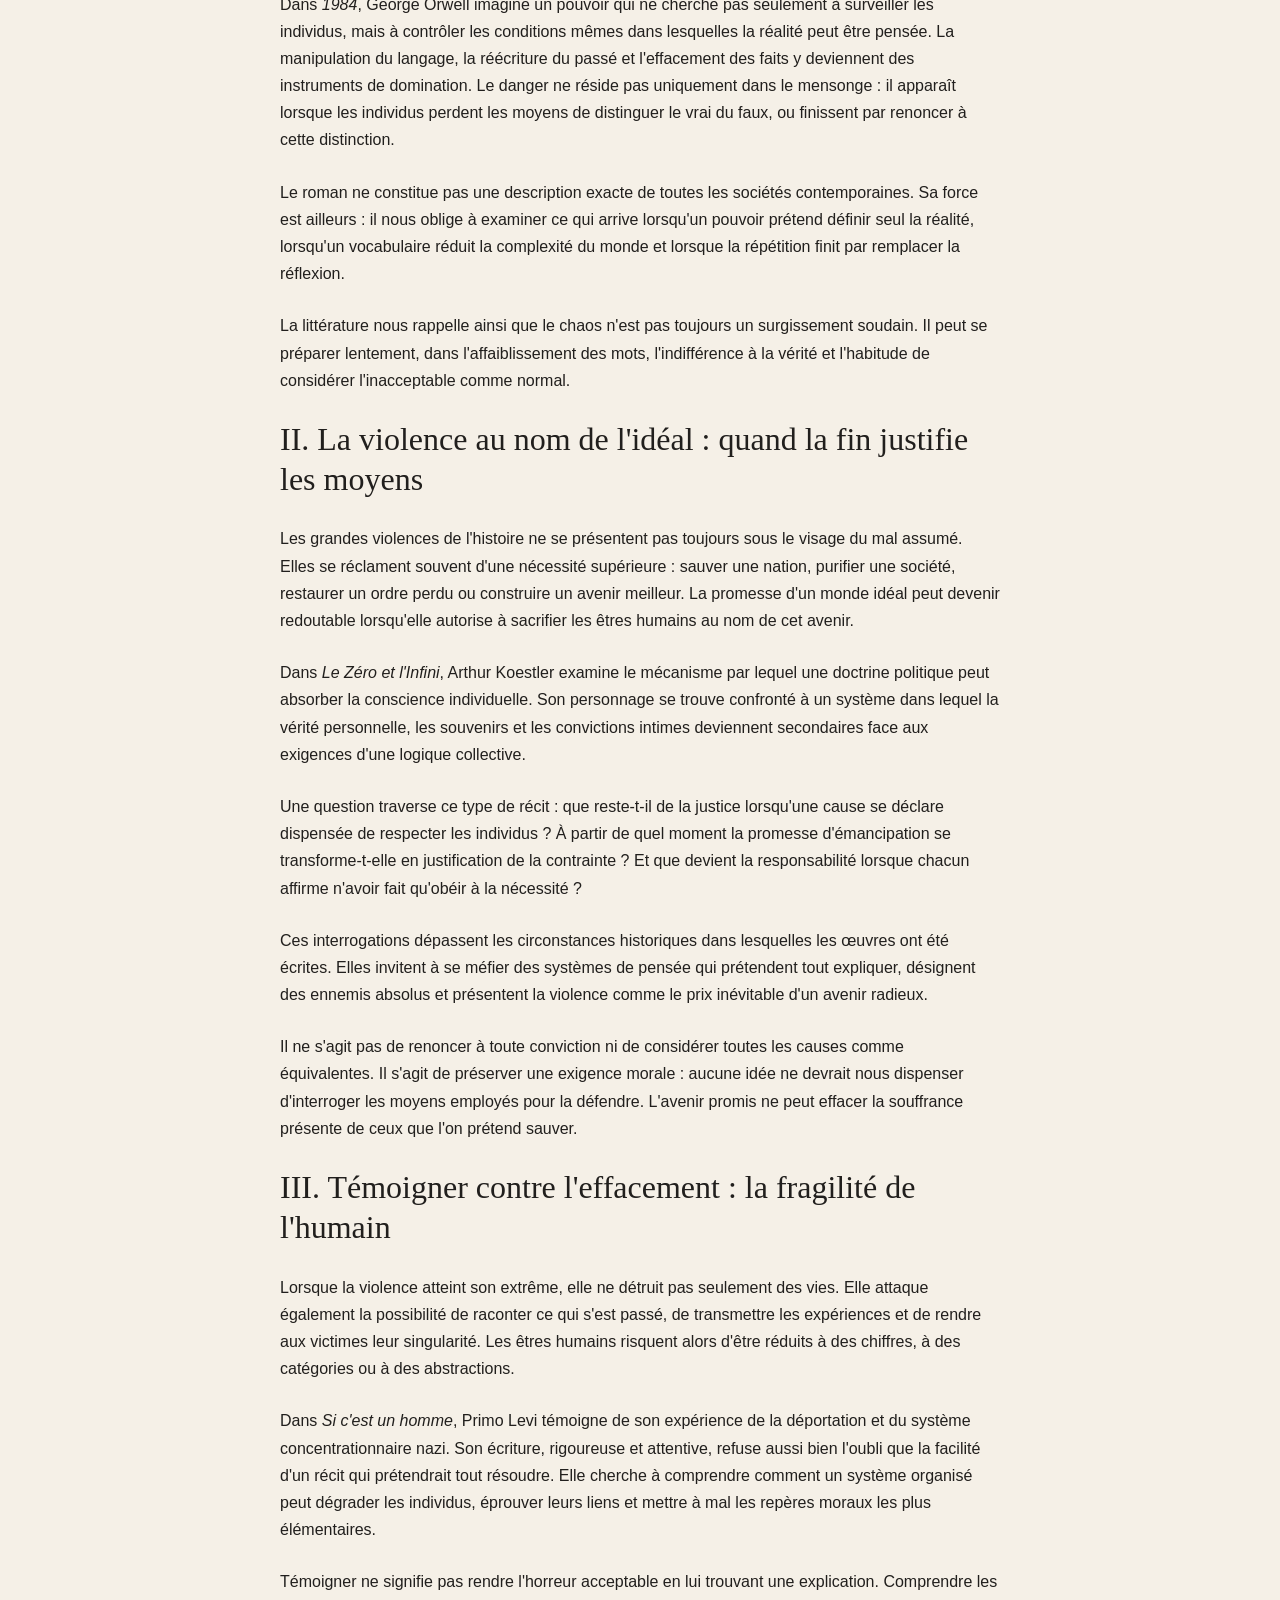
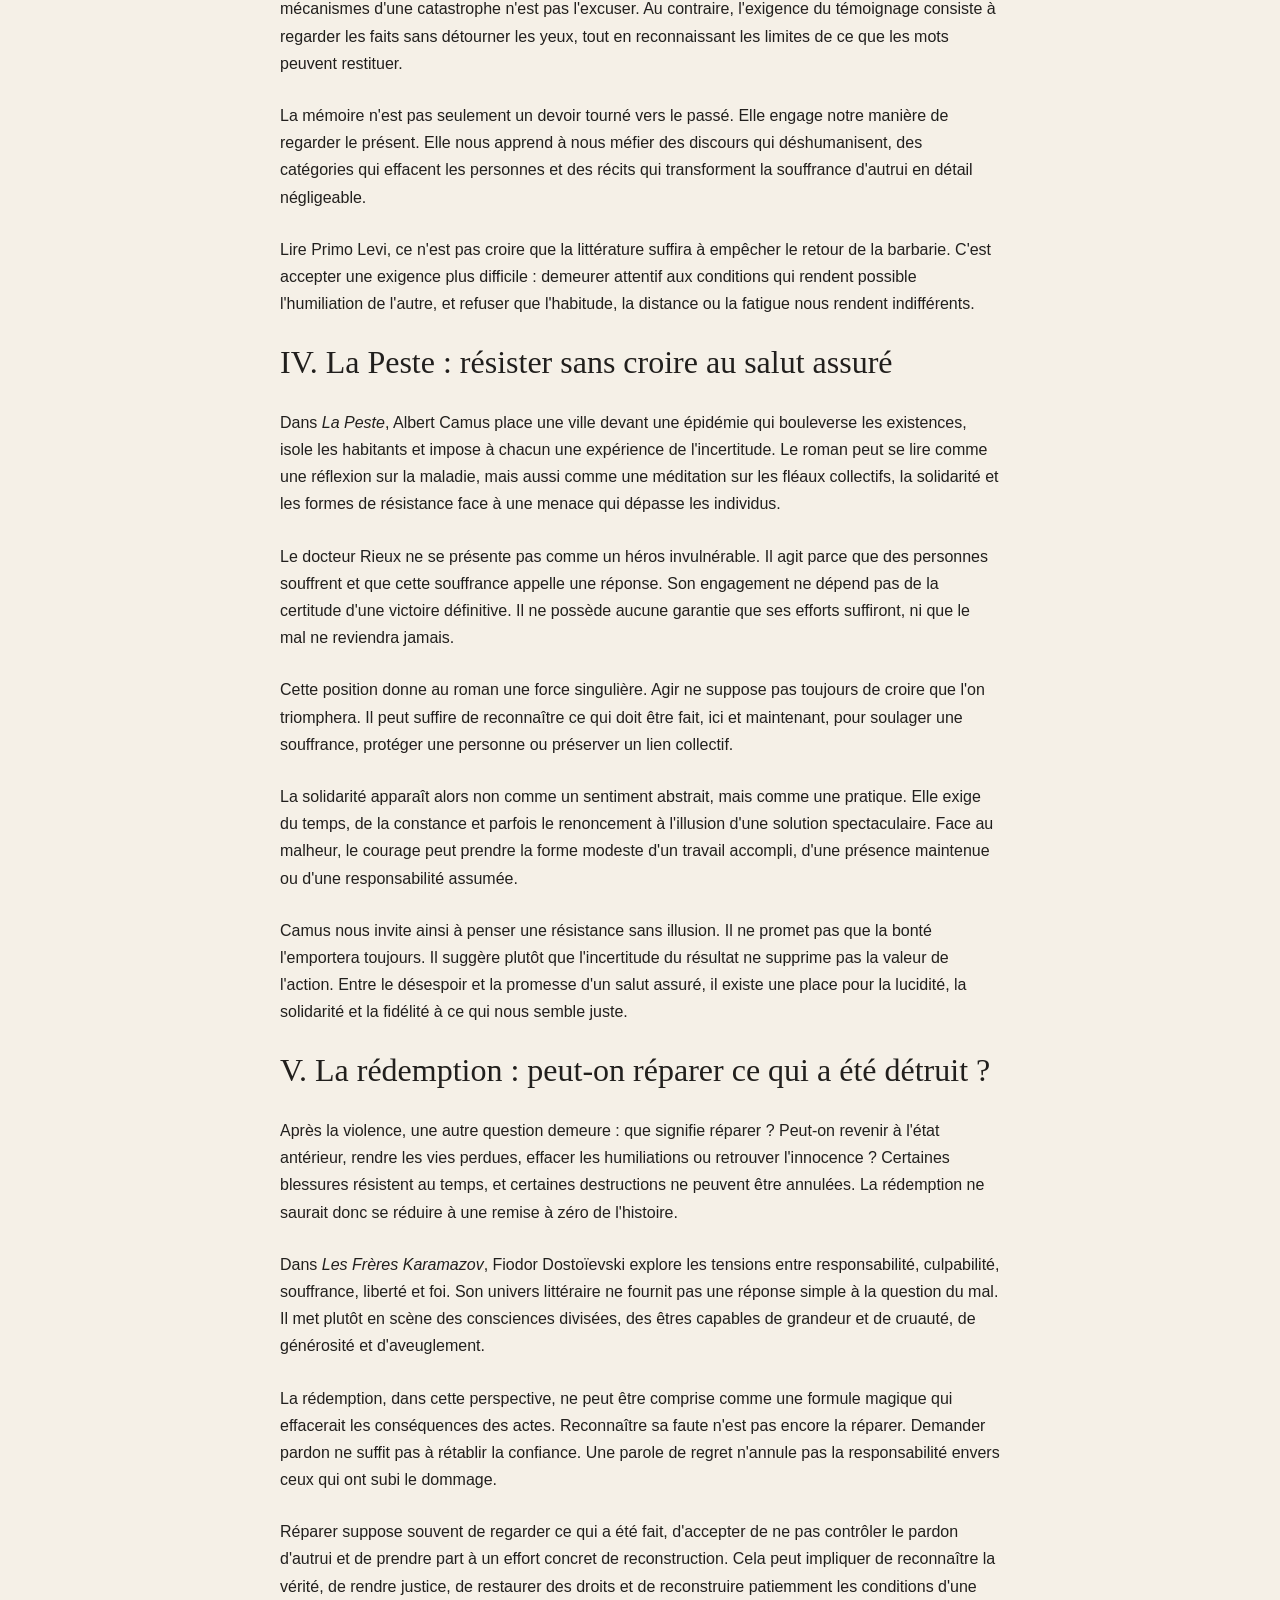
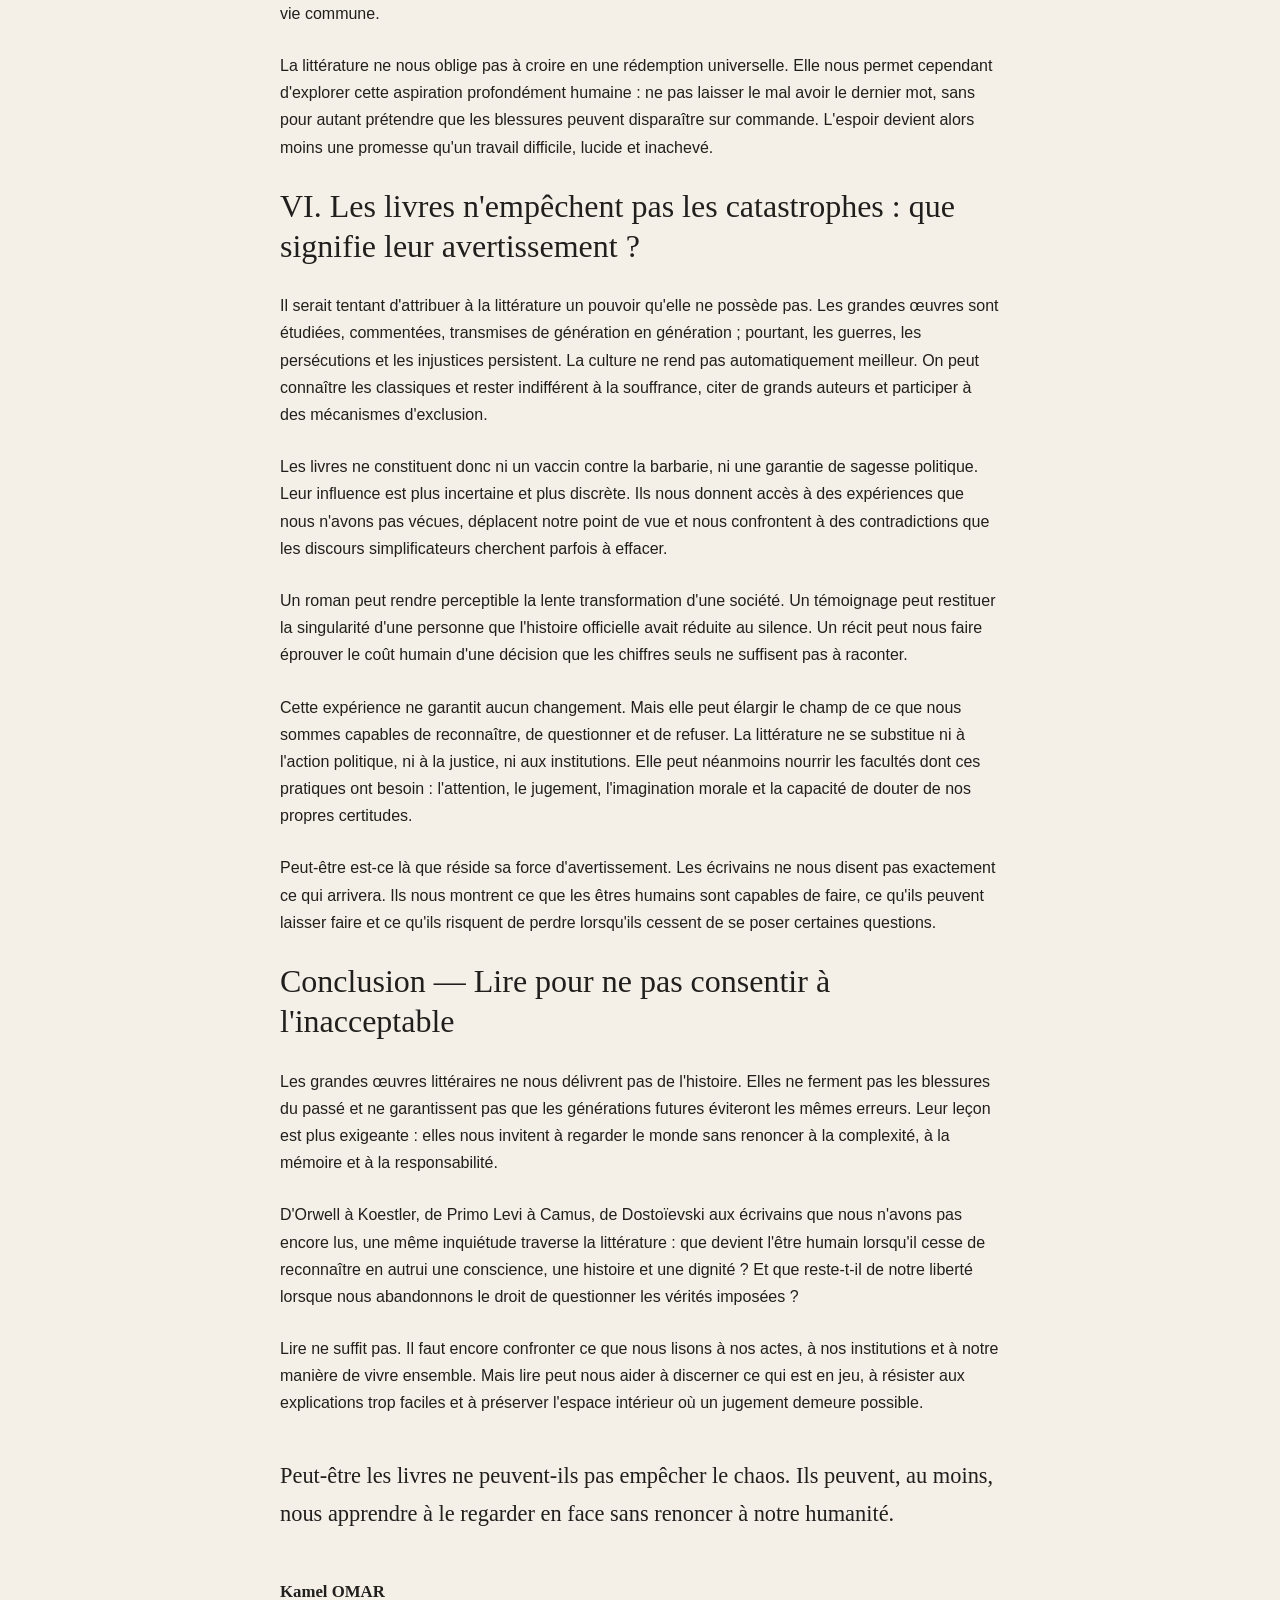
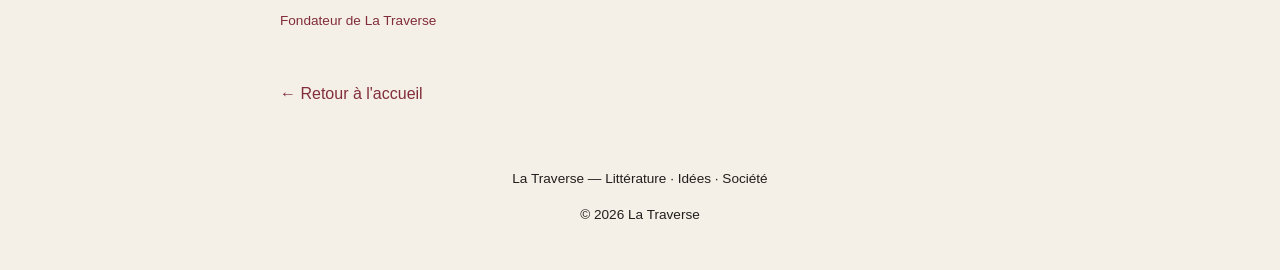
<file: litterature-chaos.html>
<!DOCTYPE html>
<html lang="fr">
<head>
  <meta charset="UTF-8">
  <meta name="viewport" content="width=device-width, initial-scale=1.0">

  <title>Quand la littérature nous avait prévenus — La Traverse</title>
  <meta name="description" content="De Orwell à Camus, comment les grandes œuvres littéraires éclairent le chaos du monde, la violence et la quête de rédemption.">

  <link rel="stylesheet" href="style.css">
</head>

<body>

  <header>
    <a href="index.html" class="identite">
      <span class="nom-revue">La Traverse</span>
      <span class="sous-titre">Littérature · Idées · Société</span>
    </a>

    <nav aria-label="Navigation principale">
      <ul>
        <li><a href="index.html#accueil">Accueil</a></li>
        <li><a href="index.html#litterature">Littérature</a></li>
        <li><a href="index.html#societe">Société</a></li>
        <li><a href="index.html#recherche">Essais et recherches</a></li>
        <li><a href="index.html#carnet">Carnet</a></li>
        <li><a href="index.html#apropos">À propos</a></li>
      </ul>
    </nav>
  </header>

  <main>
    <article class="article">

      <p class="surtitre">Littérature et lectures · Essai</p>

      <h1>Quand la littérature nous avait prévenus : lire le chaos du monde à la lumière des œuvres</h1>

      <p class="chapeau">
        Guerres, violence, effondrement des certitudes et quête de rédemption :
        ce que les écrivains nous apprennent encore sur notre époque.
      </p>

      <p>
        Il arrive que le monde semble perdre sa cohérence. Les guerres
        reprennent leur place dans le quotidien, les sociétés se fragmentent,
        les certitudes vacillent et les mots eux-mêmes paraissent parfois
        impuissants à décrire ce qui se déroule sous nos yeux. Face à ce
        désordre, une question revient : comment avons-nous pu en arriver là ?
        Et surtout, comment continuer à penser lorsque la violence semble
        contredire tout ce que nous croyions avoir appris ?
      </p>

      <p>
        La littérature ne répond pas à ces questions par des formules
        définitives. Elle ne prédit pas l'avenir et ne possède aucune
        connaissance secrète de l'histoire. Pourtant, certaines œuvres
        semblent nous avoir avertis. Non parce qu'elles auraient annoncé
        précisément les événements à venir, mais parce qu'elles ont exploré
        les mécanismes humains, politiques et moraux qui rendent les
        catastrophes possibles.
      </p>

      <p>
        Lire ces œuvres aujourd'hui, ce n'est donc pas chercher dans les
        livres une explication immédiate de l'actualité. C'est revenir à
        des expériences humaines fondamentales : le désir de domination,
        la peur, l'obéissance, la fabrication de l'ennemi, la responsabilité
        individuelle et la possibilité de préserver une part d'humanité
        au milieu de la destruction.
      </p>

      <h2>I. Le retour du chaos : l'histoire n'a pas épuisé ses possibilités</h2>

      <p>
        Chaque époque aime se croire différente de celles qui l'ont précédée.
        Les progrès techniques, l'élargissement des connaissances et la
        circulation de l'information peuvent nourrir l'idée que l'humanité
        a définitivement dépassé certaines formes de barbarie. Nous savons,
        nous, ce que les générations précédentes ont ignoré. Nous disposons
        de leurs témoignages, de leurs archives et de leurs avertissements.
        Comment les mêmes catastrophes pourraient-elles alors se reproduire ?
      </p>

      <p>
        L'histoire apporte une réponse inconfortable : la connaissance du
        passé ne garantit pas la sagesse du présent. Les sociétés peuvent
        connaître les conséquences de la violence et néanmoins la justifier
        lorsqu'elle sert leurs intérêts, leurs peurs ou leurs convictions.
        Le souvenir ne protège pas automatiquement contre la répétition.
        Il doit être entretenu, discuté et confronté aux choix du présent.
      </p>

      <p>
        Dans <em>1984</em>, George Orwell imagine un pouvoir qui ne cherche
        pas seulement à surveiller les individus, mais à contrôler les
        conditions mêmes dans lesquelles la réalité peut être pensée.
        La manipulation du langage, la réécriture du passé et l'effacement
        des faits y deviennent des instruments de domination. Le danger
        ne réside pas uniquement dans le mensonge : il apparaît lorsque
        les individus perdent les moyens de distinguer le vrai du faux,
        ou finissent par renoncer à cette distinction.
      </p>

      <p>
        Le roman ne constitue pas une description exacte de toutes les
        sociétés contemporaines. Sa force est ailleurs : il nous oblige
        à examiner ce qui arrive lorsqu'un pouvoir prétend définir seul
        la réalité, lorsqu'un vocabulaire réduit la complexité du monde
        et lorsque la répétition finit par remplacer la réflexion.
      </p>

      <p>
        La littérature nous rappelle ainsi que le chaos n'est pas toujours
        un surgissement soudain. Il peut se préparer lentement, dans
        l'affaiblissement des mots, l'indifférence à la vérité et
        l'habitude de considérer l'inacceptable comme normal.
      </p>

      <h2>II. La violence au nom de l'idéal : quand la fin justifie les moyens</h2>

      <p>
        Les grandes violences de l'histoire ne se présentent pas toujours
        sous le visage du mal assumé. Elles se réclament souvent d'une
        nécessité supérieure : sauver une nation, purifier une société,
        restaurer un ordre perdu ou construire un avenir meilleur.
        La promesse d'un monde idéal peut devenir redoutable lorsqu'elle
        autorise à sacrifier les êtres humains au nom de cet avenir.
      </p>

      <p>
        Dans <em>Le Zéro et l'Infini</em>, Arthur Koestler examine le
        mécanisme par lequel une doctrine politique peut absorber la
        conscience individuelle. Son personnage se trouve confronté à
        un système dans lequel la vérité personnelle, les souvenirs et
        les convictions intimes deviennent secondaires face aux exigences
        d'une logique collective.
      </p>

      <p>
        Une question traverse ce type de récit : que reste-t-il de la
        justice lorsqu'une cause se déclare dispensée de respecter
        les individus ? À partir de quel moment la promesse d'émancipation
        se transforme-t-elle en justification de la contrainte ?
        Et que devient la responsabilité lorsque chacun affirme n'avoir
        fait qu'obéir à la nécessité ?
      </p>

      <p>
        Ces interrogations dépassent les circonstances historiques dans
        lesquelles les œuvres ont été écrites. Elles invitent à se méfier
        des systèmes de pensée qui prétendent tout expliquer, désignent
        des ennemis absolus et présentent la violence comme le prix
        inévitable d'un avenir radieux.
      </p>

      <p>
        Il ne s'agit pas de renoncer à toute conviction ni de considérer
        toutes les causes comme équivalentes. Il s'agit de préserver
        une exigence morale : aucune idée ne devrait nous dispenser
        d'interroger les moyens employés pour la défendre. L'avenir
        promis ne peut effacer la souffrance présente de ceux que l'on
        prétend sauver.
      </p>

      <h2>III. Témoigner contre l'effacement : la fragilité de l'humain</h2>

      <p>
        Lorsque la violence atteint son extrême, elle ne détruit pas
        seulement des vies. Elle attaque également la possibilité de
        raconter ce qui s'est passé, de transmettre les expériences et
        de rendre aux victimes leur singularité. Les êtres humains risquent
        alors d'être réduits à des chiffres, à des catégories ou à des
        abstractions.
      </p>

      <p>
        Dans <em>Si c'est un homme</em>, Primo Levi témoigne de son
        expérience de la déportation et du système concentrationnaire
        nazi. Son écriture, rigoureuse et attentive, refuse aussi bien
        l'oubli que la facilité d'un récit qui prétendrait tout résoudre.
        Elle cherche à comprendre comment un système organisé peut
        dégrader les individus, éprouver leurs liens et mettre à mal
        les repères moraux les plus élémentaires.
      </p>

      <p>
        Témoigner ne signifie pas rendre l'horreur acceptable en lui
        trouvant une explication. Comprendre les mécanismes d'une
        catastrophe n'est pas l'excuser. Au contraire, l'exigence du
        témoignage consiste à regarder les faits sans détourner les yeux,
        tout en reconnaissant les limites de ce que les mots peuvent
        restituer.
      </p>

      <p>
        La mémoire n'est pas seulement un devoir tourné vers le passé.
        Elle engage notre manière de regarder le présent. Elle nous
        apprend à nous méfier des discours qui déshumanisent, des
        catégories qui effacent les personnes et des récits qui transforment
        la souffrance d'autrui en détail négligeable.
      </p>

      <p>
        Lire Primo Levi, ce n'est pas croire que la littérature suffira
        à empêcher le retour de la barbarie. C'est accepter une exigence
        plus difficile : demeurer attentif aux conditions qui rendent
        possible l'humiliation de l'autre, et refuser que l'habitude,
        la distance ou la fatigue nous rendent indifférents.
      </p>

      <h2>IV. La Peste : résister sans croire au salut assuré</h2>

      <p>
        Dans <em>La Peste</em>, Albert Camus place une ville devant
        une épidémie qui bouleverse les existences, isole les habitants
        et impose à chacun une expérience de l'incertitude. Le roman
        peut se lire comme une réflexion sur la maladie, mais aussi
        comme une méditation sur les fléaux collectifs, la solidarité
        et les formes de résistance face à une menace qui dépasse
        les individus.
      </p>

      <p>
        Le docteur Rieux ne se présente pas comme un héros invulnérable.
        Il agit parce que des personnes souffrent et que cette souffrance
        appelle une réponse. Son engagement ne dépend pas de la certitude
        d'une victoire définitive. Il ne possède aucune garantie que
        ses efforts suffiront, ni que le mal ne reviendra jamais.
      </p>

      <p>
        Cette position donne au roman une force singulière. Agir ne
        suppose pas toujours de croire que l'on triomphera. Il peut
        suffire de reconnaître ce qui doit être fait, ici et maintenant,
        pour soulager une souffrance, protéger une personne ou préserver
        un lien collectif.
      </p>

      <p>
        La solidarité apparaît alors non comme un sentiment abstrait,
        mais comme une pratique. Elle exige du temps, de la constance
        et parfois le renoncement à l'illusion d'une solution spectaculaire.
        Face au malheur, le courage peut prendre la forme modeste d'un
        travail accompli, d'une présence maintenue ou d'une responsabilité
        assumée.
      </p>

      <p>
        Camus nous invite ainsi à penser une résistance sans illusion.
        Il ne promet pas que la bonté l'emportera toujours. Il suggère
        plutôt que l'incertitude du résultat ne supprime pas la valeur
        de l'action. Entre le désespoir et la promesse d'un salut assuré,
        il existe une place pour la lucidité, la solidarité et la fidélité
        à ce qui nous semble juste.
      </p>

      <h2>V. La rédemption : peut-on réparer ce qui a été détruit ?</h2>

      <p>
        Après la violence, une autre question demeure : que signifie
        réparer ? Peut-on revenir à l'état antérieur, rendre les vies
        perdues, effacer les humiliations ou retrouver l'innocence ?
        Certaines blessures résistent au temps, et certaines destructions
        ne peuvent être annulées. La rédemption ne saurait donc se réduire
        à une remise à zéro de l'histoire.
      </p>

      <p>
        Dans <em>Les Frères Karamazov</em>, Fiodor Dostoïevski explore
        les tensions entre responsabilité, culpabilité, souffrance,
        liberté et foi. Son univers littéraire ne fournit pas une réponse
        simple à la question du mal. Il met plutôt en scène des consciences
        divisées, des êtres capables de grandeur et de cruauté, de générosité
        et d'aveuglement.
      </p>

      <p>
        La rédemption, dans cette perspective, ne peut être comprise
        comme une formule magique qui effacerait les conséquences des
        actes. Reconnaître sa faute n'est pas encore la réparer. Demander
        pardon ne suffit pas à rétablir la confiance. Une parole de regret
        n'annule pas la responsabilité envers ceux qui ont subi le dommage.
      </p>

      <p>
        Réparer suppose souvent de regarder ce qui a été fait, d'accepter
        de ne pas contrôler le pardon d'autrui et de prendre part à un
        effort concret de reconstruction. Cela peut impliquer de reconnaître
        la vérité, de rendre justice, de restaurer des droits et de
        reconstruire patiemment les conditions d'une vie commune.
      </p>

      <p>
        La littérature ne nous oblige pas à croire en une rédemption
        universelle. Elle nous permet cependant d'explorer cette aspiration
        profondément humaine : ne pas laisser le mal avoir le dernier mot,
        sans pour autant prétendre que les blessures peuvent disparaître
        sur commande. L'espoir devient alors moins une promesse qu'un
        travail difficile, lucide et inachevé.
      </p>

      <h2>VI. Les livres n'empêchent pas les catastrophes : que signifie leur avertissement ?</h2>

      <p>
        Il serait tentant d'attribuer à la littérature un pouvoir qu'elle
        ne possède pas. Les grandes œuvres sont étudiées, commentées,
        transmises de génération en génération ; pourtant, les guerres,
        les persécutions et les injustices persistent. La culture ne rend
        pas automatiquement meilleur. On peut connaître les classiques
        et rester indifférent à la souffrance, citer de grands auteurs
        et participer à des mécanismes d'exclusion.
      </p>

      <p>
        Les livres ne constituent donc ni un vaccin contre la barbarie,
        ni une garantie de sagesse politique. Leur influence est plus
        incertaine et plus discrète. Ils nous donnent accès à des expériences
        que nous n'avons pas vécues, déplacent notre point de vue et
        nous confrontent à des contradictions que les discours simplificateurs
        cherchent parfois à effacer.
      </p>

      <p>
        Un roman peut rendre perceptible la lente transformation d'une
        société. Un témoignage peut restituer la singularité d'une personne
        que l'histoire officielle avait réduite au silence. Un récit peut
        nous faire éprouver le coût humain d'une décision que les chiffres
        seuls ne suffisent pas à raconter.
      </p>

      <p>
        Cette expérience ne garantit aucun changement. Mais elle peut
        élargir le champ de ce que nous sommes capables de reconnaître,
        de questionner et de refuser. La littérature ne se substitue
        ni à l'action politique, ni à la justice, ni aux institutions.
        Elle peut néanmoins nourrir les facultés dont ces pratiques ont
        besoin : l'attention, le jugement, l'imagination morale et la
        capacité de douter de nos propres certitudes.
      </p>

      <p>
        Peut-être est-ce là que réside sa force d'avertissement. Les
        écrivains ne nous disent pas exactement ce qui arrivera. Ils
        nous montrent ce que les êtres humains sont capables de faire,
        ce qu'ils peuvent laisser faire et ce qu'ils risquent de perdre
        lorsqu'ils cessent de se poser certaines questions.
      </p>

      <h2>Conclusion — Lire pour ne pas consentir à l'inacceptable</h2>

      <p>
        Les grandes œuvres littéraires ne nous délivrent pas de l'histoire.
        Elles ne ferment pas les blessures du passé et ne garantissent
        pas que les générations futures éviteront les mêmes erreurs.
        Leur leçon est plus exigeante : elles nous invitent à regarder
        le monde sans renoncer à la complexité, à la mémoire et à la
        responsabilité.
      </p>

      <p>
        D'Orwell à Koestler, de Primo Levi à Camus, de Dostoïevski aux
        écrivains que nous n'avons pas encore lus, une même inquiétude
        traverse la littérature : que devient l'être humain lorsqu'il
        cesse de reconnaître en autrui une conscience, une histoire
        et une dignité ? Et que reste-t-il de notre liberté lorsque nous
        abandonnons le droit de questionner les vérités imposées ?
      </p>

      <p>
        Lire ne suffit pas. Il faut encore confronter ce que nous lisons
        à nos actes, à nos institutions et à notre manière de vivre
        ensemble. Mais lire peut nous aider à discerner ce qui est en
        jeu, à résister aux explications trop faciles et à préserver
        l'espace intérieur où un jugement demeure possible.
      </p>

      <p class="conclusion">
        Peut-être les livres ne peuvent-ils pas empêcher le chaos.
        Ils peuvent, au moins, nous apprendre à le regarder en face
        sans renoncer à notre humanité.
      </p>

      <div class="signature">
        <p>
          <strong>Kamel OMAR</strong><br>
          <span>Fondateur de La Traverse</span>
        </p>
      </div>

      <p class="retour">
        <a href="index.html">← Retour à l'accueil</a>
      </p>

    </article>
  </main>

  <footer>
    <p>La Traverse — Littérature · Idées · Société</p>
    <p>© 2026 La Traverse</p>
  </footer>

</body>
</html>
</file>
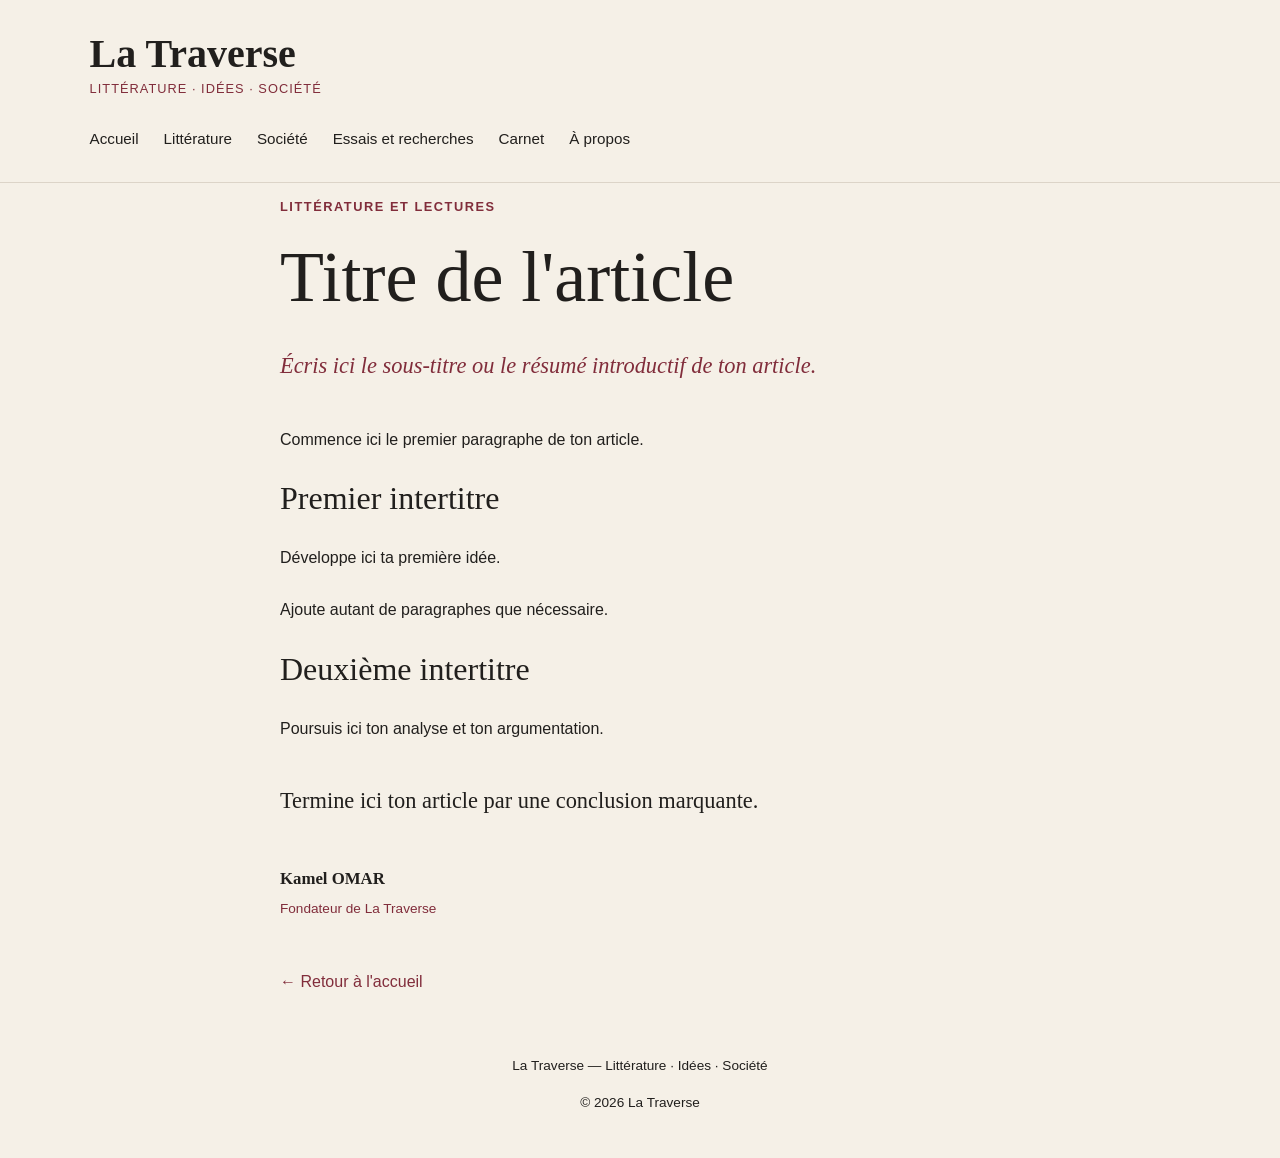
<file: modele-article.html>
<!DOCTYPE html>
<html lang="fr">
<head>
  <meta charset="UTF-8">
  <meta name="viewport" content="width=device-width, initial-scale=1.0">

  <title>Titre de l'article — La Traverse</title>
  <meta name="description" content="Résumé de l'article à compléter.">

  <link rel="stylesheet" href="style.css">
</head>

<body>

  <header>
    <a href="index.html" class="identite">
      <span class="nom-revue">La Traverse</span>
      <span class="sous-titre">Littérature · Idées · Société</span>
    </a>

    <nav aria-label="Navigation principale">
      <ul>
        <li><a href="index.html#accueil">Accueil</a></li>
        <li><a href="index.html#litterature">Littérature</a></li>
        <li><a href="index.html#societe">Société</a></li>
        <li><a href="index.html#recherche">Essais et recherches</a></li>
        <li><a href="index.html#carnet">Carnet</a></li>
        <li><a href="index.html#apropos">À propos</a></li>
      </ul>
    </nav>
  </header>

  <main>

    <article class="article">

      <p class="surtitre">Littérature et lectures</p>

      <h1>Titre de l'article</h1>

      <p class="chapeau">
        Écris ici le sous-titre ou le résumé introductif de ton article.
      </p>

      <p>
        Commence ici le premier paragraphe de ton article.
      </p>

      <h2>Premier intertitre</h2>

      <p>
        Développe ici ta première idée.
      </p>

      <p>
        Ajoute autant de paragraphes que nécessaire.
      </p>

      <h2>Deuxième intertitre</h2>

      <p>
        Poursuis ici ton analyse et ton argumentation.
      </p>

      <p class="conclusion">
        Termine ici ton article par une conclusion marquante.
      </p>

      <div class="signature">
        <p>
          <strong>Kamel OMAR</strong><br>
          <span>Fondateur de La Traverse</span>
        </p>
      </div>

      <p class="retour">
        <a href="index.html">← Retour à l'accueil</a>
      </p>

    </article>

  </main>

  <footer>
    <p>La Traverse — Littérature · Idées · Société</p>
    <p>© 2026 La Traverse</p>
  </footer>

</body>
</html>
</file>
<file: style.css>
/* 1. Couleurs et réglages généraux */

:root {
  --fond: #F5F0E7;
  --texte: #211F1D;
  --bordeaux: #812D3B;
  --separateur: #DCD4C8;
}

* {
  box-sizing: border-box;
}

html {
  scroll-behavior: smooth;
}

body {
  margin: 0;
  background-color: var(--fond);
  color: var(--texte);
  font-family: Arial, sans-serif;
  line-height: 1.7;
}

/* 2. En-tête et identité de la revue */

header {
  padding: 30px 7%;
  border-bottom: 1px solid var(--separateur);
}

.identite {
  display: inline-flex;
  flex-direction: column;
  text-decoration: none;
  color: var(--texte);
}

.nom-revue {
  font-family: Georgia, serif;
  font-size: 2.5rem;
  font-weight: bold;
  line-height: 1.2;
}

.sous-titre {
  color: var(--bordeaux);
  font-size: 0.8rem;
  letter-spacing: 0.08em;
  text-transform: uppercase;
}

/* 3. Menu de navigation */

nav ul {
  display: flex;
  flex-wrap: wrap;
  gap: 12px 25px;
  list-style: none;
  padding: 0;
  margin: 25px 0 0;
}

nav a {
  color: var(--texte);
  text-decoration: none;
  font-size: 0.95rem;
}

nav a:hover {
  color: var(--bordeaux);
}

a:focus-visible {
  outline: 2px solid var(--bordeaux);
  outline-offset: 4px;
}

/* 4. Contenu principal */

main {
  max-width: 1000px;
  margin: 0 auto;
  padding: 0 30px;
}

section {
  padding: 55px 0;
  border-bottom: 1px solid var(--separateur);
  scroll-margin-top: 20px;
}

.introduction {
  padding-top: 85px;
  padding-bottom: 85px;
}

.surtitre {
  color: var(--bordeaux);
  font-size: 0.8rem;
  font-weight: bold;
  letter-spacing: 0.12em;
  text-transform: uppercase;
}

h1,
h2 {
  font-family: Georgia, serif;
  font-weight: normal;
  line-height: 1.25;
}

h1 {
  max-width: 700px;
  margin: 15px 0;
  font-size: clamp(2.4rem, 6vw, 4.5rem);
}

h2 {
  font-size: 2rem;
  margin-top: 0;
}

.introduction > p:last-child {
  max-width: 650px;
  font-size: 1.15rem;
}

/* 5. Pied de page */

footer {
  padding: 30px 7%;
  text-align: center;
  font-size: 0.85rem;
}

/* 6. Adaptation aux téléphones */

@media (max-width: 600px) {
  header {
    padding: 25px 20px;
  }

  .nom-revue {
    font-size: 2rem;
  }

  nav ul {
    gap: 10px 18px;
  }

  main {
    padding: 0 20px;
  }

  .introduction {
    padding-top: 60px;
    padding-bottom: 60px;
  }

  section {
    padding: 40px 0;
  }

  h2 {
    font-size: 1.7rem;
  }
}

/* 7. Mise en page des articles */

.article {
  max-width: 720px;
  margin: 0 auto;
}

.article h1 {
  margin-top: 15px;
  margin-bottom: 25px;
}

.chapeau {
  color: var(--bordeaux);
  font-family: Georgia, serif;
  font-size: 1.4rem;
  font-style: italic;
  margin-bottom: 40px;
}

.article > p:not(.surtitre, .chapeau, .signature, .retour) {
  margin-bottom: 25px;
}

.article strong {
  font-weight: bold;
}

.conclusion {
  margin-top: 40px;
  font-family: Georgia, serif;
  font-size: 1.4rem;
}

.signature {
  margin-top: 45px;
  font-family: Georgia, serif;
  font-size: 1.05rem;
}

.signature span {
  color: var(--bordeaux);
  font-family: Arial, sans-serif;
  font-size: 0.85rem;
}

.retour {
  margin-top: 45px;
}

.retour a {
  color: var(--bordeaux);
  text-decoration: none;
}

.retour a:hover {
  text-decoration: underline;
}

/* 8. Lien vers l'éditorial */

.lien-editorial {
  display: inline-block;
  color: var(--bordeaux);
  font-weight: bold;
  text-decoration: none;
  border-bottom: 1px solid var(--bordeaux);
  padding-bottom: 3px;
}

.lien-editorial:hover {
  color: var(--texte);
  border-bottom-color: var(--texte);
}

/* 9. Mise en valeur de la rubrique À la une */

.a-la-une {
  margin: 30px 0;
  padding: 45px 50px;
  background-color: #EEE6DA;
  border-left: 4px solid var(--bordeaux);
}

.a-la-une .surtitre {
  margin-top: 0;
  margin-bottom: 15px;
}

.a-la-une h2 {
  max-width: 650px;
  font-size: clamp(2rem, 4vw, 3rem);
  margin-bottom: 20px;
}

.extrait-article {
  max-width: 620px;
  font-family: Georgia, serif;
  font-size: 1.15rem;
  line-height: 1.9;
  margin-bottom: 28px;
}

.a-la-une .lien-editorial {
  margin-top: 5px;
}

@media (max-width: 600px) {
  .a-la-une {
    padding: 30px 22px;
    margin: 15px 0;
  }
}
</file>
